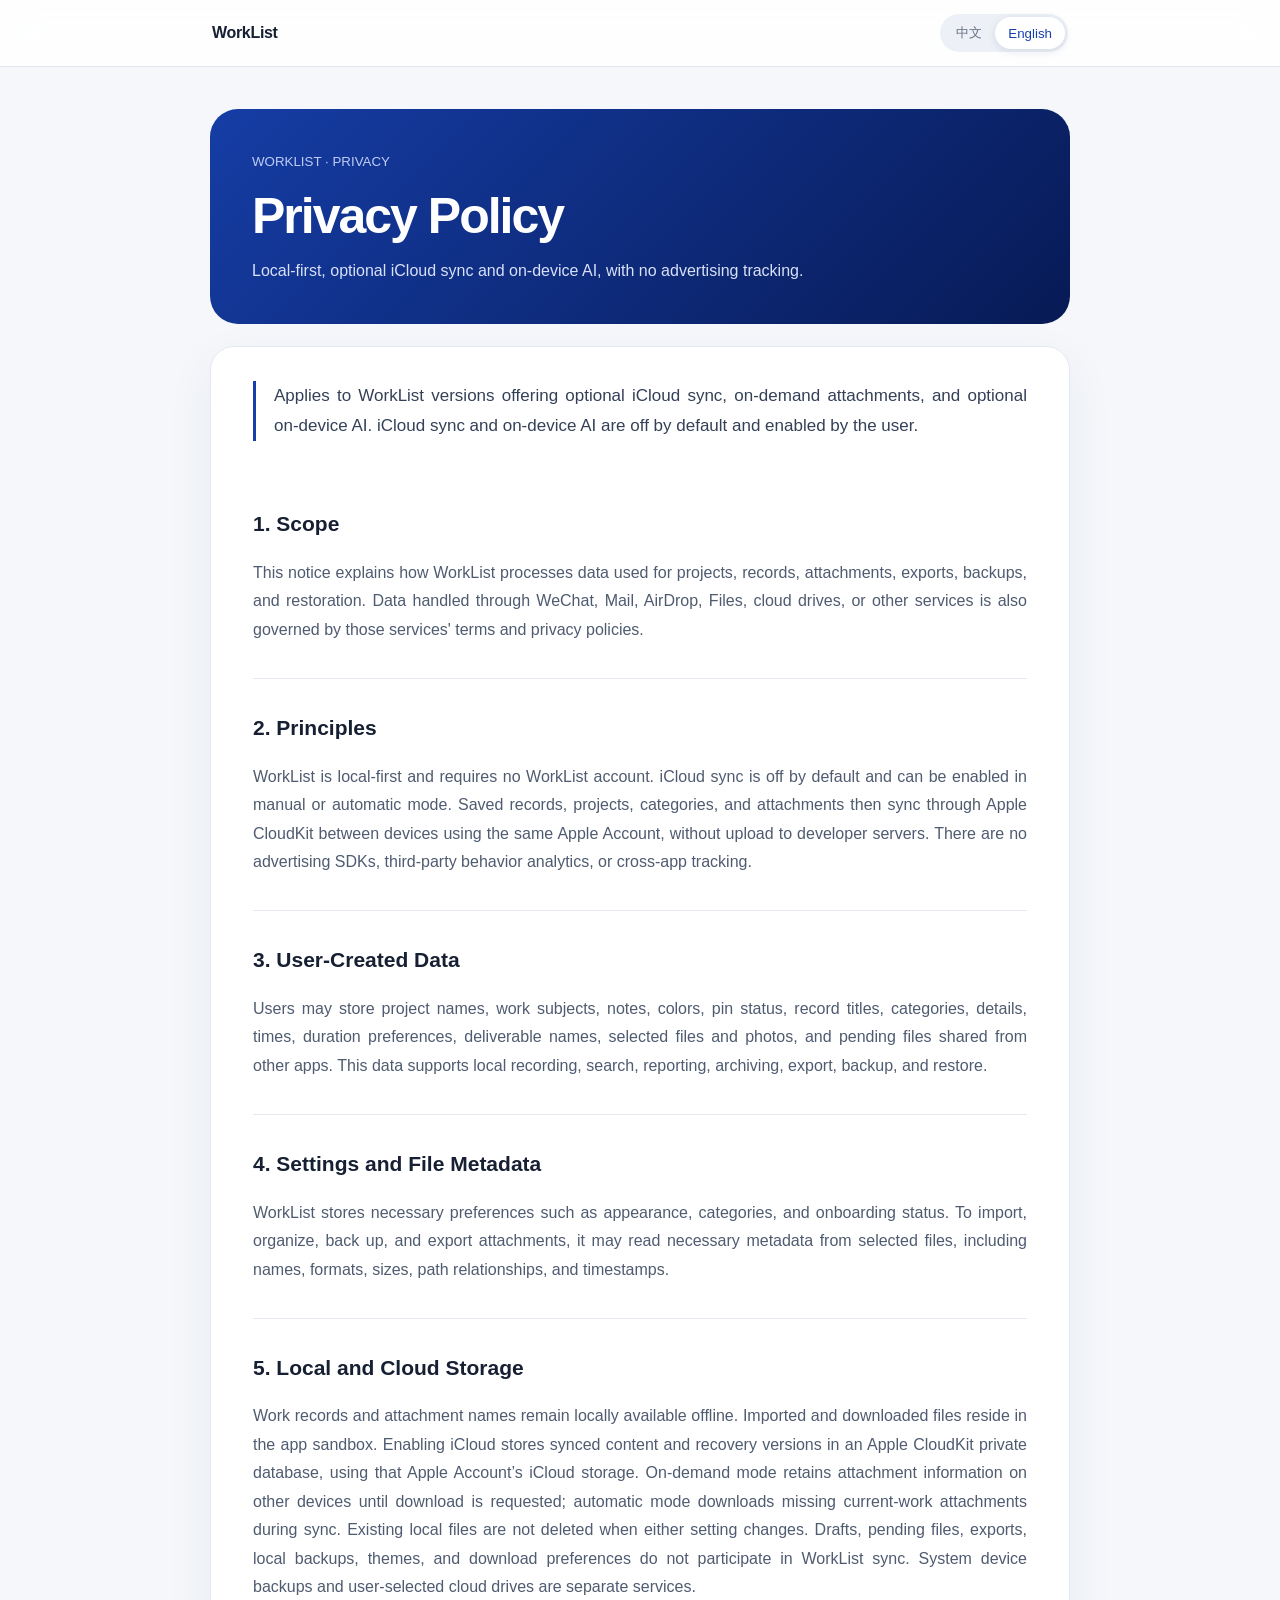
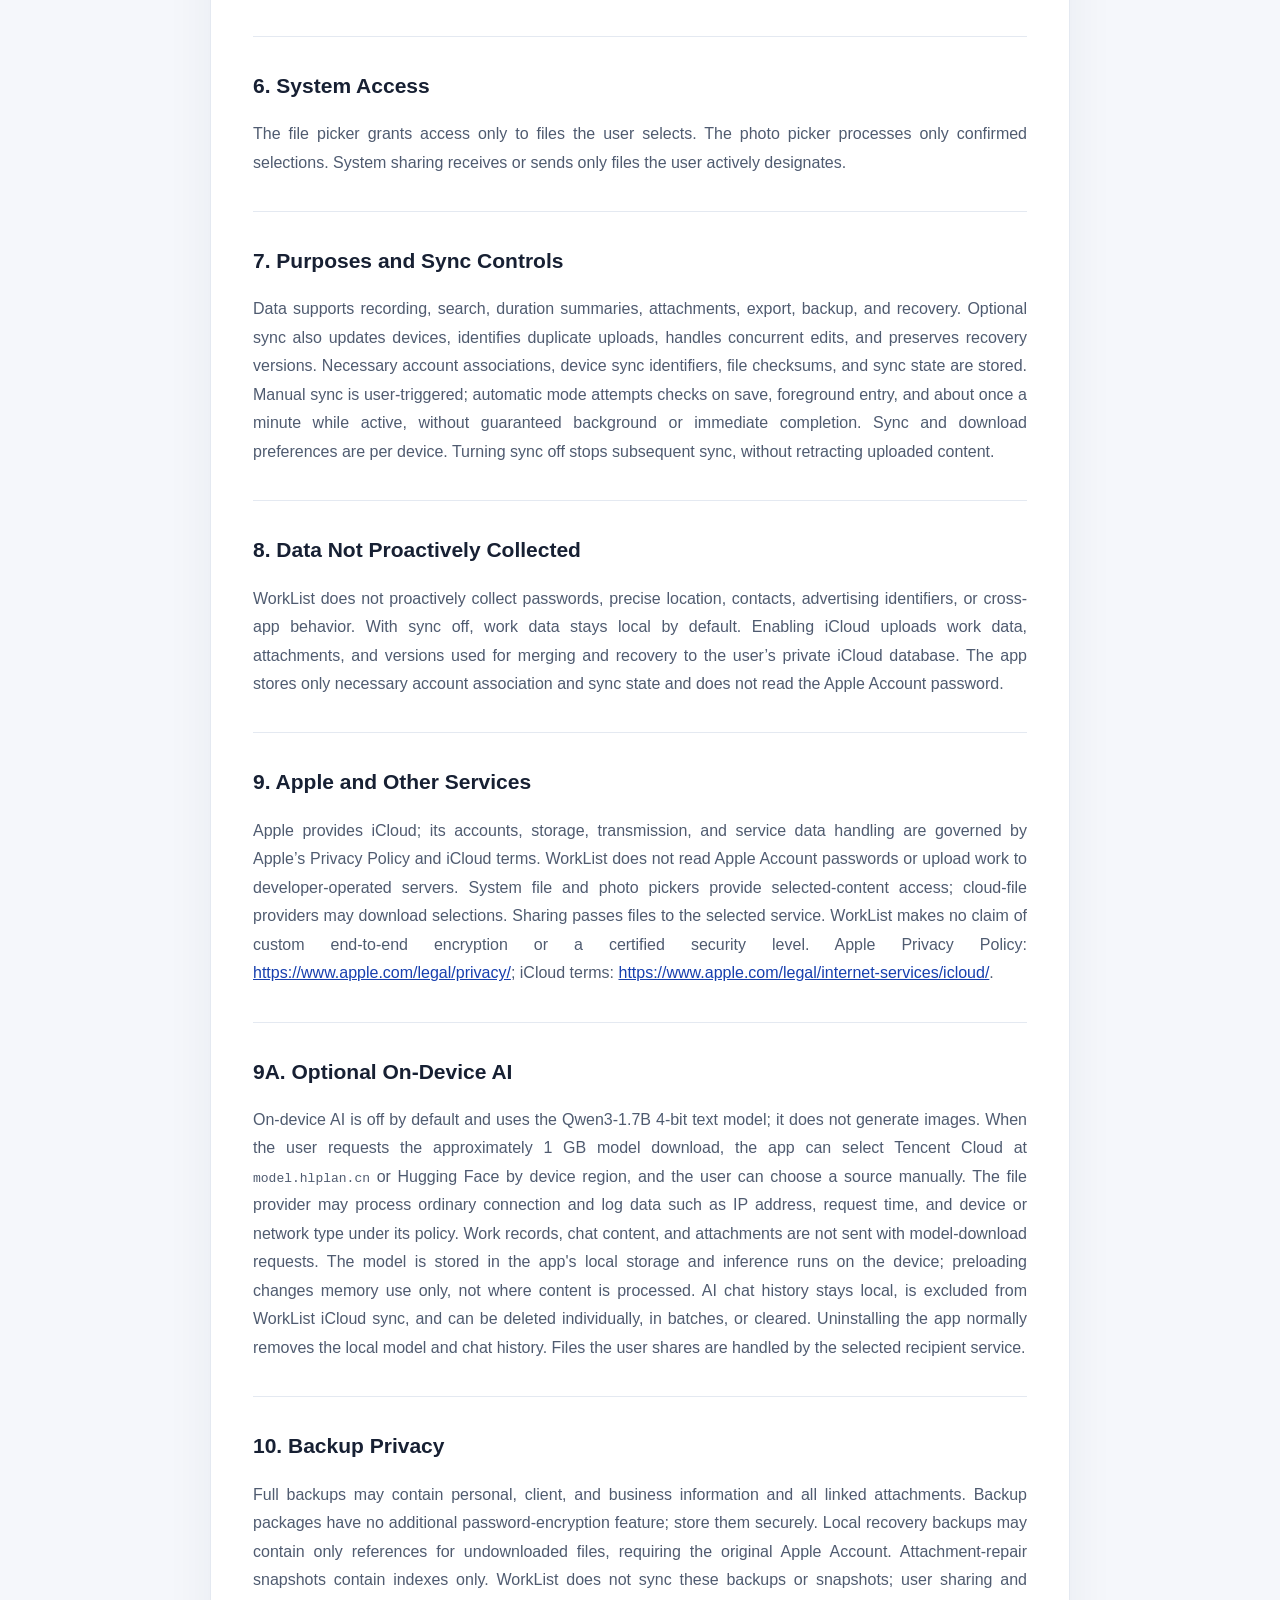
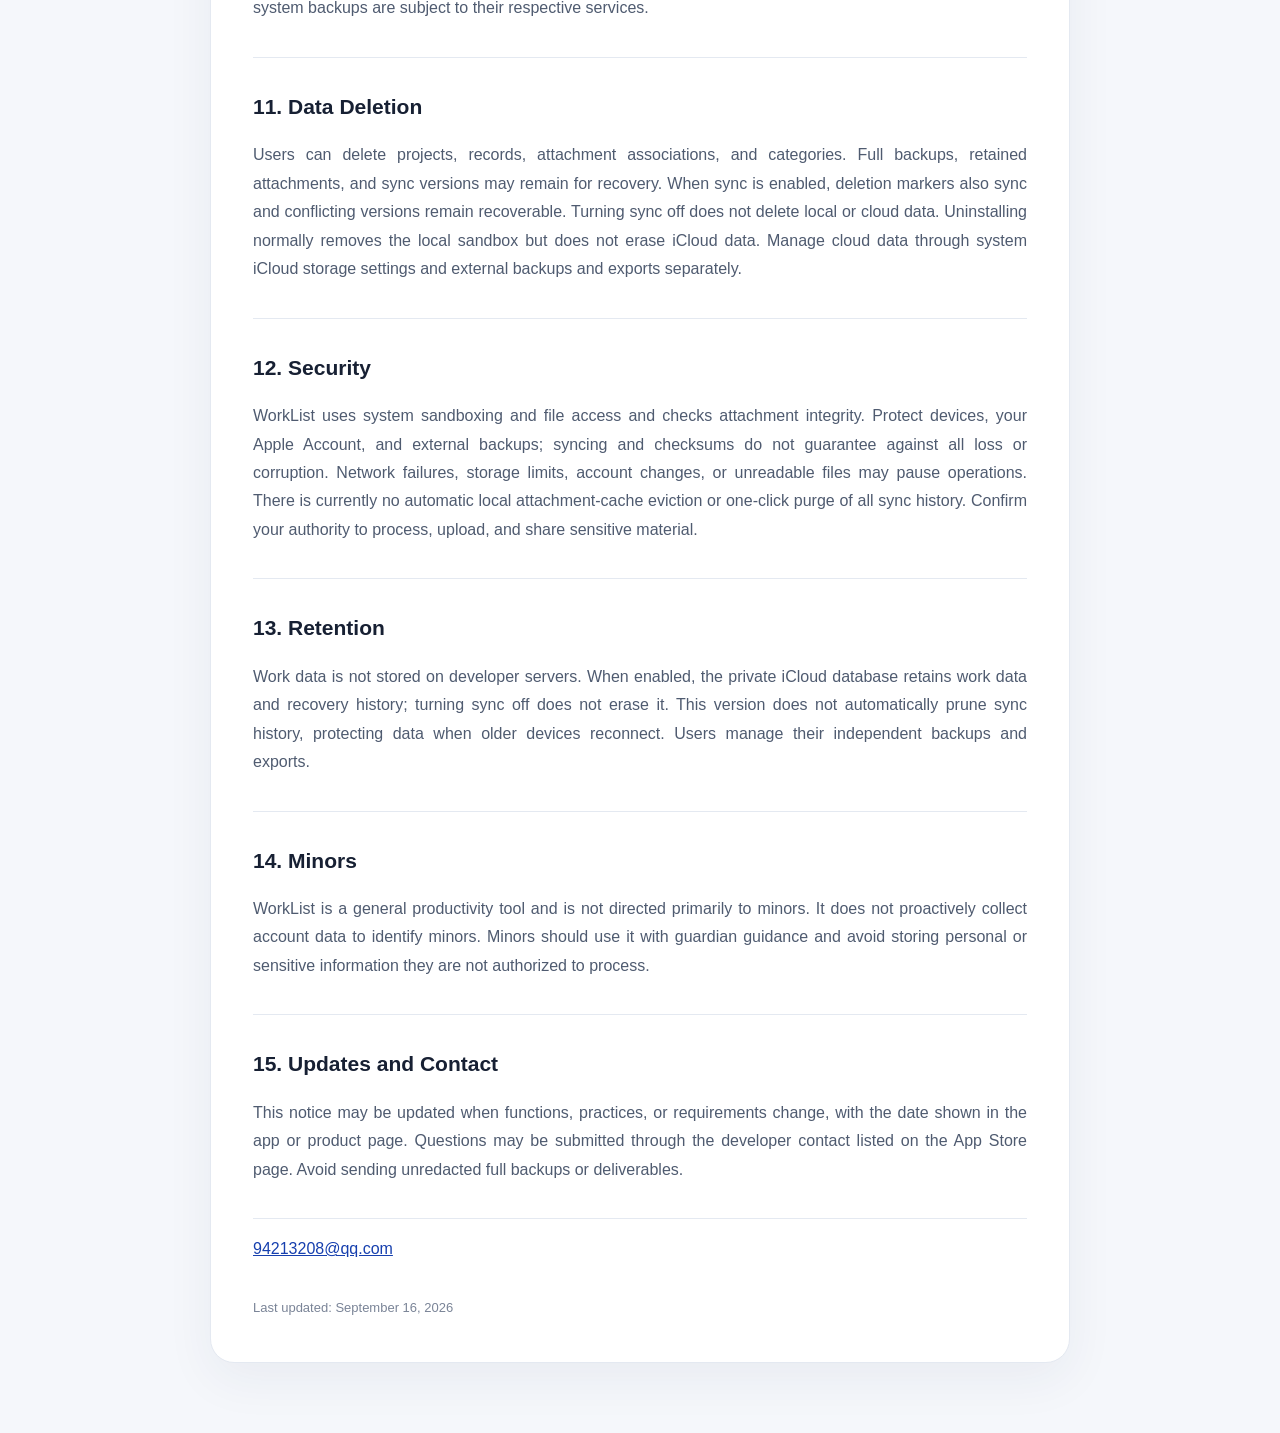
<file: index.html>
<!doctype html>
<html lang="zh-CN"><head>
  <meta charset="utf-8">
  <meta name="viewport" content="width=device-width,initial-scale=1">
  <meta name="theme-color" content="#f5f7fb">
  <title>WorkList 隐私政策 | Privacy Policy</title>
  <meta name="description" content="WorkList 中英文隐私政策。WorkList bilingual Privacy Policy.">
  <style>
    :root{--ink:#172033;--muted:#657086;--line:#e4e9f1;--blue:#163fae;--paper:#f5f7fb;--white:#fff}*{box-sizing:border-box}html{scroll-behavior:smooth}body{margin:0;background:var(--paper);color:var(--ink);font-family:-apple-system,BlinkMacSystemFont,"SF Pro Text","PingFang SC","Microsoft YaHei",sans-serif;line-height:1.78}.topbar{position:sticky;top:0;z-index:2;background:rgba(255,255,255,.88);backdrop-filter:blur(18px);border-bottom:1px solid var(--line)}.topbar-inner{max-width:900px;margin:auto;padding:14px 22px;display:flex;align-items:center;justify-content:space-between}.brand{font-weight:800;letter-spacing:-.02em}.switch{display:flex;background:#edf1f7;padding:3px;border-radius:99px}.switch button{border:0;background:transparent;color:var(--muted);border-radius:99px;padding:7px 13px;cursor:pointer}.switch button.active{background:#fff;color:var(--blue);box-shadow:0 2px 8px rgba(23,49,100,.12)}main{max-width:900px;margin:auto;padding:42px 20px 70px}.hero{padding:38px 42px;background:linear-gradient(135deg,#173fadaf,#071a55),#123995;color:#fff;border-radius:28px;margin-bottom:22px}.hero small{color:#bfcdf5}.hero h1{font-size:clamp(32px,6vw,50px);line-height:1.16;letter-spacing:-.04em;margin:12px 0}.hero p{color:#d9e1f8;margin:0}.panel{background:var(--white);border:1px solid var(--line);border-radius:24px;padding:30px 42px;box-shadow:0 16px 50px rgba(34,52,89,.06)}.panel[hidden]{display:none}.intro{font-size:17px;color:#344057;border-left:3px solid var(--blue);padding-left:18px;margin:4px 0 34px}section{padding:8px 0 18px;border-bottom:1px solid var(--line)}section:last-child{border:0}h2{font-size:21px;margin:22px 0 8px}p,li{color:#4f5b70}ul{padding-left:21px}a{color:var(--blue)}.notice{background:#f1f5ff;border-radius:14px;padding:14px 17px;color:#33466f}.updated{font-size:13px;color:#7a8497;margin-top:32px}@media(max-width:600px){main{padding:24px 14px 50px}.hero,.panel{padding:28px 22px;border-radius:20px}.topbar-inner{padding:12px 16px}}
  p{overflow-wrap:anywhere;text-align:justify}
  </style>
</head>
<body>
  <header class="topbar"><div class="topbar-inner"><div class="brand">WorkList</div><div class="switch" aria-label="Language"><button type="button" data-lang="zh" class="active">中文</button><button type="button" data-lang="en">English</button></div></div></header>
  <main>
    <div class="hero"><small>WORKLIST · PRIVACY</small><h1 id="policy-title">隐私政策</h1><p id="policy-subtitle">本地优先，可选 iCloud 同步与本地 AI，无广告追踪。</p></div>
    <article class="panel" data-panel="zh">
<p class="intro">适用于含可选 iCloud 同步、附件按需下载和可选本地 AI 的 WorkList 版本。iCloud 同步与本地 AI 均默认关闭，由用户主动开启。</p>
<section><h2>1. 说明范围</h2><p>本说明用于解释 WorkList 在用户使用项目管理、工作记录、成果附件、导出、备份和恢复等功能时如何处理数据。用户通过微信、邮件、隔空投送、系统文件、云盘或其他第三方服务处理数据时，还受对应服务的隐私政策与条款约束。</p></section>
<section><h2>2. 基本原则</h2><p>WorkList 采用本地优先设计，不要求注册 WorkList 账户。iCloud 同步默认关闭，用户可在设置中主动选择手动或自动同步。开启后，已保存工作、项目组、分类和附件通过 Apple CloudKit 在同一 Apple 账户的设备间同步；不上传到开发者服务器。不包含广告 SDK、第三方行为统计 SDK 或跨 App 追踪。</p></section>
<section><h2>3. 用户创建的数据</h2><p>用户可保存项目名称、工作对象、备注、标识颜色、置顶状态、工作名称、分类、内容、起止时间、工时设置、成果文件名、主动添加的文件和图片，以及从其他 App 分享的待归档文件。这些数据用于本地记录、搜索、统计、归档、导出、备份和恢复。</p></section>
<section><h2>4. 设置与文件属性</h2><p>WorkList 会保存界面风格、分类和首次使用状态等必要设置。为执行附件导入、整理、备份和导出，App 可能读取用户所选文件的名称、格式、大小、路径关系和文件时间等必要属性。</p></section>
<section><h2>5. 数据存储位置</h2><p>工作记录与附件名称保存在本机，可离线查看。导入或下载的文件保存在 App 沙盒中。开启 iCloud 后，同步内容及用于合并恢复的版本历史存入 Apple CloudKit 私有数据库，占用该 Apple 账户的 iCloud 空间。按需模式在其他设备仅保存附件信息，点击下载后才保存文件；自动下载模式会在同步时下载当前工作缺少的附件。本机已有文件不会因开启同步或改为按需下载而自动删除。草稿、待归档文件、导出文件、本地备份、主题及下载偏好不参与 WorkList 的 iCloud 同步；系统整机备份或用户另存至云盘属于另外的服务。</p></section>
<section><h2>6. 系统权限</h2><p>使用系统文件选择器时，WorkList 仅按系统授权访问用户主动选择的文件；使用照片选择器时，仅处理用户选择并确认导入的图片；通过系统分享时，App 仅接收或传递用户主动指定的文件。</p></section>
<section><h2>7. 数据使用目的</h2><p>数据用于记录、搜索、工时汇总、附件整理、导出、备份和恢复。用户开启同步后，还用于跨设备更新、识别重复上传、处理并行修改和保留恢复版本。App 保存必要的账户关联标识、设备同步标识、文件校验值与同步状态。手动模式由用户触发同步；自动模式在保存、回到前台及前台约每分钟尝试检查，不保证后台或实时完成。每台设备可独立设置同步方式及附件下载方式。关闭同步停止后续同步，不撤回已上传内容。</p></section>
<section><h2>8. 不主动收集的信息</h2><p>WorkList 不主动收集账号密码、精确位置、通讯录、广告标识符或跨 App 行为。关闭同步时，工作数据默认保存在本机。用户开启 iCloud 后，工作数据、附件及用于合并和恢复的版本记录会上传至其 iCloud 私有数据库。App 仅保存必要的账户关联标识和同步状态，不读取 Apple 账户密码。</p></section>
<section><h2>9. 第三方服务</h2><p>iCloud 由 Apple 提供，其账户、存储、传输及服务数据处理受 Apple 隐私政策和 iCloud 条款约束。WorkList 不读取 Apple 账户密码，也不将工作资料上传到开发者自建服务器。系统文件与照片选择器仅授予所选内容的访问；从云盘选文件可能由对应服务联网下载。主动分享到邮件、微信或其他服务时，文件交由所选服务处理。本软件不声明自建端到端加密或特定安全等级。Apple 隐私政策：<a href="https://www.apple.com/legal/privacy/">https://www.apple.com/legal/privacy/</a>；iCloud 条款：<a href="https://www.apple.com/legal/internet-services/icloud/">https://www.apple.com/legal/internet-services/icloud/</a>。</p></section>
<section><h2>9A. 可选本地 AI</h2><p>本地 AI 默认关闭，使用 Qwen3-1.7B 4-bit 文字模型，不具备图像生成能力。用户主动下载约 1 GB 模型文件时，App 可按设备地区选择腾讯云 <code>model.hlplan.cn</code> 或 Hugging Face，用户也可手动指定来源。文件提供方可能依其政策处理 IP 地址、请求时间、设备或网络类型等常规连接与日志信息；工作记录、对话内容和成果附件不会随模型下载请求上传。模型保存在 App 本机存储中，文字推理在设备内完成；预加载只改变内存占用，不改变数据去向。AI 对话记录保存在本机，不参与 WorkList iCloud 同步，可单条、批量删除或清空。卸载 App 通常会删除本机模型和对话记录。用户主动分享生成文件后，接收服务按其政策处理文件。</p></section>
<section><h2>10. 备份与恢复</h2><p>完整备份可能包含个人、客户、商业信息及全部关联附件，备份包没有额外的密码加密功能，应保存到可信且受保护的位置。本机恢复备份可能只保存尚未下载附件的云端引用，依赖原 Apple 账户取回文件；异常附件修复快照仅保存索引。备份与快照保存在本机，不通过 WorkList 同步上传；用户另行分享或系统备份的处理受对应服务规则约束。</p></section>
<section><h2>11. 数据删除</h2><p>用户可删除项目组、工作、附件关联和分类。为支持恢复，本地完整备份、已保留附件和同步版本可能继续存在；开启同步后删除标记也会同步，遇到并行修改会保留版本供恢复。关闭同步不删除本地或云端内容。卸载 App 通常删除本机沙盒，但不等于删除 iCloud 数据；云端数据可通过系统 iCloud 储存空间管理，外部备份和导出副本需单独管理。</p></section>
<section><h2>12. 数据安全</h2><p>WorkList 使用系统沙盒与文件访问机制，并对传输附件进行文件校验。保护设备、Apple 账户和外部备份仍很重要；同步或校验不保证数据永不损坏或丢失。网络中断、空间不足、账户变化及文件不可读可能暂停操作。当前没有自动清理本机附件缓存或一键清空全部同步历史的功能。涉及敏感资料时，请先确认你有权进行本地处理、云端存储和分享。</p></section>
<section><h2>13. 保留期限</h2><p>工作数据不保存在开发者服务器。开启同步后，iCloud 私有数据库会保留工作数据及恢复历史，关闭同步不会自动清空。为避免历史设备重新连接造成数据损失，当前版本不会自动清理同步版本历史。独立备份与导出文件由用户自行保管和管理。</p></section>
<section><h2>14. 未成年人</h2><p>WorkList 是通用工作效率工具，不以未成年人为主要服务对象，也不主动收集用于识别未成年人的账号信息。未成年人如需使用，应在监护人指导下进行，并避免保存无权处理的个人信息或敏感资料。</p></section>
<section><h2>15. 更新与联系</h2><p>如功能、数据处理方式或适用要求发生变化，本说明可能更新，并在 App、产品页面或其他适当位置公布更新日期。如有疑问，请通过 App Store 产品页面公布的开发者联系方式反馈，并避免直接发送未脱敏的完整备份或成果附件。</p></section>
<p><a href="mailto:94213208@qq.com">94213208@qq.com</a></p>
<p class="updated">更新日期：2026年9月16日</p>
</article>
    <article class="panel" data-panel="en" hidden="">
<p class="intro">Applies to WorkList versions offering optional iCloud sync, on-demand attachments, and optional on-device AI. iCloud sync and on-device AI are off by default and enabled by the user.</p>
<section><h2>1. Scope</h2><p>This notice explains how WorkList processes data used for projects, records, attachments, exports, backups, and restoration. Data handled through WeChat, Mail, AirDrop, Files, cloud drives, or other services is also governed by those services' terms and privacy policies.</p></section>
<section><h2>2. Principles</h2><p>WorkList is local-first and requires no WorkList account. iCloud sync is off by default and can be enabled in manual or automatic mode. Saved records, projects, categories, and attachments then sync through Apple CloudKit between devices using the same Apple Account, without upload to developer servers. There are no advertising SDKs, third-party behavior analytics, or cross-app tracking.</p></section>
<section><h2>3. User-Created Data</h2><p>Users may store project names, work subjects, notes, colors, pin status, record titles, categories, details, times, duration preferences, deliverable names, selected files and photos, and pending files shared from other apps. This data supports local recording, search, reporting, archiving, export, backup, and restore.</p></section>
<section><h2>4. Settings and File Metadata</h2><p>WorkList stores necessary preferences such as appearance, categories, and onboarding status. To import, organize, back up, and export attachments, it may read necessary metadata from selected files, including names, formats, sizes, path relationships, and timestamps.</p></section>
<section><h2>5. Local and Cloud Storage</h2><p>Work records and attachment names remain locally available offline. Imported and downloaded files reside in the app sandbox. Enabling iCloud stores synced content and recovery versions in an Apple CloudKit private database, using that Apple Account’s iCloud storage. On-demand mode retains attachment information on other devices until download is requested; automatic mode downloads missing current-work attachments during sync. Existing local files are not deleted when either setting changes. Drafts, pending files, exports, local backups, themes, and download preferences do not participate in WorkList sync. System device backups and user-selected cloud drives are separate services.</p></section>
<section><h2>6. System Access</h2><p>The file picker grants access only to files the user selects. The photo picker processes only confirmed selections. System sharing receives or sends only files the user actively designates.</p></section>
<section><h2>7. Purposes and Sync Controls</h2><p>Data supports recording, search, duration summaries, attachments, export, backup, and recovery. Optional sync also updates devices, identifies duplicate uploads, handles concurrent edits, and preserves recovery versions. Necessary account associations, device sync identifiers, file checksums, and sync state are stored. Manual sync is user-triggered; automatic mode attempts checks on save, foreground entry, and about once a minute while active, without guaranteed background or immediate completion. Sync and download preferences are per device. Turning sync off stops subsequent sync, without retracting uploaded content.</p></section>
<section><h2>8. Data Not Proactively Collected</h2><p>WorkList does not proactively collect passwords, precise location, contacts, advertising identifiers, or cross-app behavior. With sync off, work data stays local by default. Enabling iCloud uploads work data, attachments, and versions used for merging and recovery to the user’s private iCloud database. The app stores only necessary account association and sync state and does not read the Apple Account password.</p></section>
<section><h2>9. Apple and Other Services</h2><p>Apple provides iCloud; its accounts, storage, transmission, and service data handling are governed by Apple’s Privacy Policy and iCloud terms. WorkList does not read Apple Account passwords or upload work to developer-operated servers. System file and photo pickers provide selected-content access; cloud-file providers may download selections. Sharing passes files to the selected service. WorkList makes no claim of custom end-to-end encryption or a certified security level. Apple Privacy Policy: <a href="https://www.apple.com/legal/privacy/">https://www.apple.com/legal/privacy/</a>; iCloud terms: <a href="https://www.apple.com/legal/internet-services/icloud/">https://www.apple.com/legal/internet-services/icloud/</a>.</p></section>
<section><h2>9A. Optional On-Device AI</h2><p>On-device AI is off by default and uses the Qwen3-1.7B 4-bit text model; it does not generate images. When the user requests the approximately 1 GB model download, the app can select Tencent Cloud at <code>model.hlplan.cn</code> or Hugging Face by device region, and the user can choose a source manually. The file provider may process ordinary connection and log data such as IP address, request time, and device or network type under its policy. Work records, chat content, and attachments are not sent with model-download requests. The model is stored in the app's local storage and inference runs on the device; preloading changes memory use only, not where content is processed. AI chat history stays local, is excluded from WorkList iCloud sync, and can be deleted individually, in batches, or cleared. Uninstalling the app normally removes the local model and chat history. Files the user shares are handled by the selected recipient service.</p></section>
<section><h2>10. Backup Privacy</h2><p>Full backups may contain personal, client, and business information and all linked attachments. Backup packages have no additional password-encryption feature; store them securely. Local recovery backups may contain only references for undownloaded files, requiring the original Apple Account. Attachment-repair snapshots contain indexes only. WorkList does not sync these backups or snapshots; user sharing and system backups are subject to their respective services.</p></section>
<section><h2>11. Data Deletion</h2><p>Users can delete projects, records, attachment associations, and categories. Full backups, retained attachments, and sync versions may remain for recovery. When sync is enabled, deletion markers also sync and conflicting versions remain recoverable. Turning sync off does not delete local or cloud data. Uninstalling normally removes the local sandbox but does not erase iCloud data. Manage cloud data through system iCloud storage settings and external backups and exports separately.</p></section>
<section><h2>12. Security</h2><p>WorkList uses system sandboxing and file access and checks attachment integrity. Protect devices, your Apple Account, and external backups; syncing and checksums do not guarantee against all loss or corruption. Network failures, storage limits, account changes, or unreadable files may pause operations. There is currently no automatic local attachment-cache eviction or one-click purge of all sync history. Confirm your authority to process, upload, and share sensitive material.</p></section>
<section><h2>13. Retention</h2><p>Work data is not stored on developer servers. When enabled, the private iCloud database retains work data and recovery history; turning sync off does not erase it. This version does not automatically prune sync history, protecting data when older devices reconnect. Users manage their independent backups and exports.</p></section>
<section><h2>14. Minors</h2><p>WorkList is a general productivity tool and is not directed primarily to minors. It does not proactively collect account data to identify minors. Minors should use it with guardian guidance and avoid storing personal or sensitive information they are not authorized to process.</p></section>
<section><h2>15. Updates and Contact</h2><p>This notice may be updated when functions, practices, or requirements change, with the date shown in the app or product page. Questions may be submitted through the developer contact listed on the App Store page. Avoid sending unredacted full backups or deliverables.</p></section>
<p><a href="mailto:94213208@qq.com">94213208@qq.com</a></p>
<p class="updated">Last updated: September 16, 2026</p>
</article>
  </main>
  <script>
    const copy={zh:{title:'隐私政策',subtitle:'本地优先，可选 iCloud 同步与本地 AI，无广告追踪。'},en:{title:'Privacy Policy',subtitle:'Local-first, optional iCloud sync and on-device AI, with no advertising tracking.'}};const buttons=document.querySelectorAll('[data-lang]');const panels=document.querySelectorAll('[data-panel]');function setLanguage(language){document.documentElement.lang=language==='en'?'en':'zh-CN';document.querySelector('#policy-title').textContent=copy[language].title;document.querySelector('#policy-subtitle').textContent=copy[language].subtitle;buttons.forEach(button=>button.classList.toggle('active',button.dataset.lang===language));panels.forEach(panel=>panel.hidden=panel.dataset.panel!==language);localStorage.setItem('worklist-policy-language',language)}buttons.forEach(button=>button.addEventListener('click',()=>setLanguage(button.dataset.lang)));const saved=localStorage.getItem('worklist-policy-language');setLanguage(saved==='zh'||saved==='en'?saved:(navigator.language.toLowerCase().startsWith('zh')?'zh':'en'));
  </script>


</body></html>
</file>
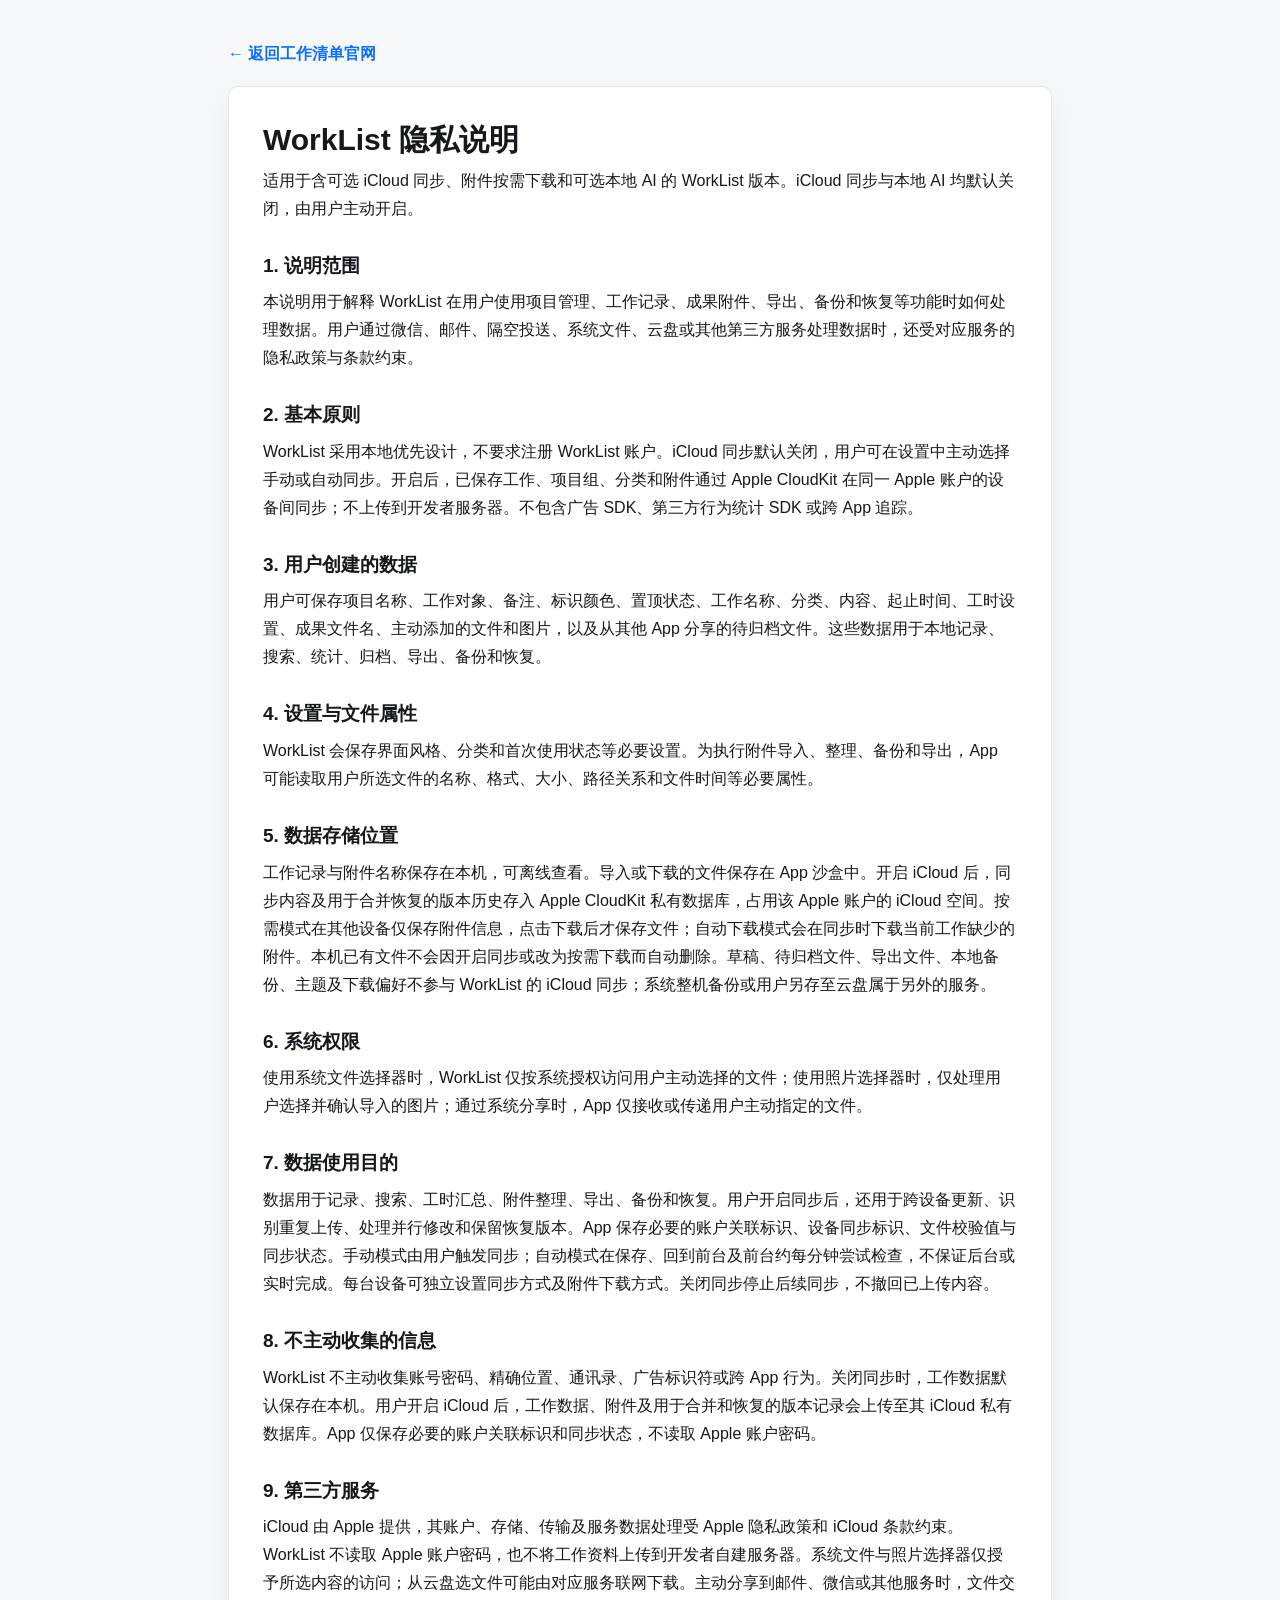
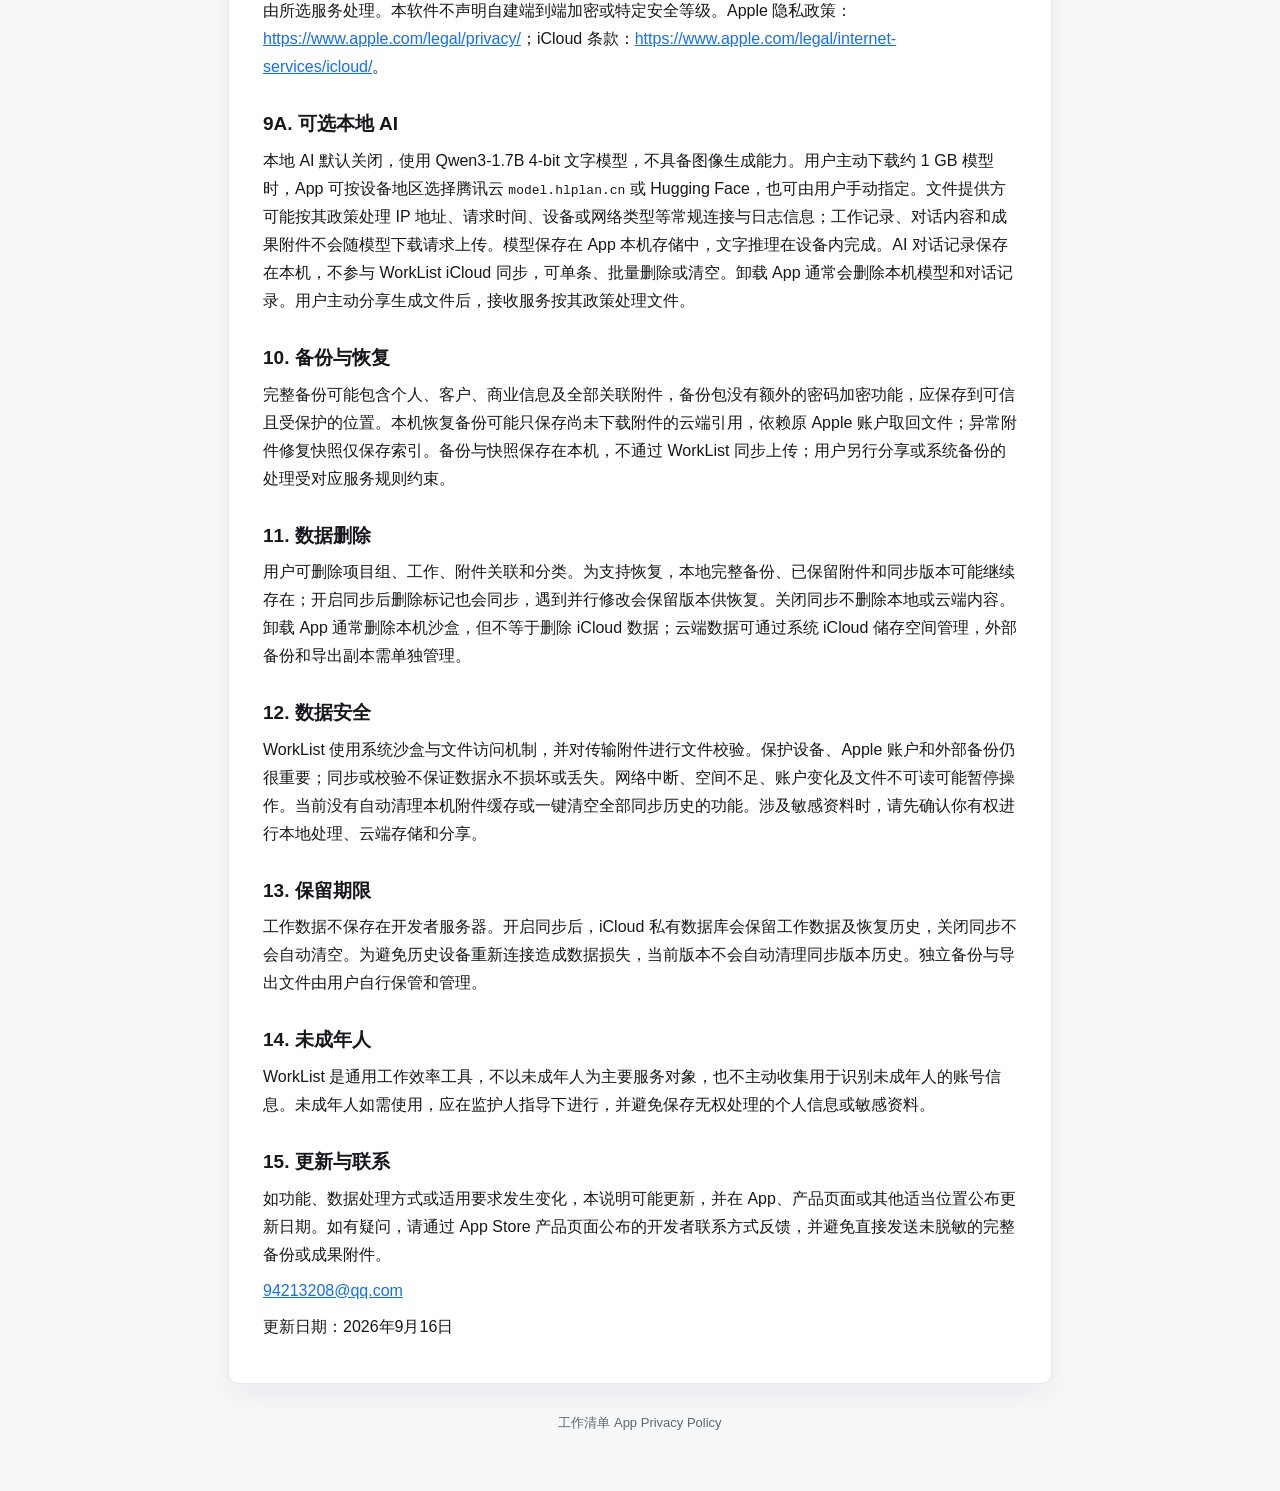
<file: privacy/index.html>
<!doctype html>
<html lang="zh-CN"><head>
  <meta charset="utf-8">
  <meta name="viewport" content="width=device-width, initial-scale=1">
  <title>工作清单隐私政策｜WorkList</title>
  <meta name="description" content="工作清单 App 隐私政策">
  <style>
    :root {
      color-scheme: light;
      --bg: #f7f8fa;
      --card: #ffffff;
      --text: #16181d;
      --muted: #5f6673;
      --border: #e4e7ec;
      --accent: #0f6fff;
    }

    * {
      box-sizing: border-box;
    }

    body {
      margin: 0;
      background: var(--bg);
      color: var(--text);
      font-family: -apple-system, BlinkMacSystemFont, "Segoe UI", "PingFang SC", "Hiragino Sans GB", "Microsoft YaHei", sans-serif;
      line-height: 1.75;
    }

    .back { display:inline-flex; margin-bottom:18px; text-decoration:none; font-weight:600; }
    main {
      max-width: 860px;
      margin: 0 auto;
      padding: 40px 18px 56px;
    }

    article {
      background: var(--card);
      border: 1px solid var(--border);
      border-radius: 10px;
      padding: 34px;
      box-shadow: 0 12px 32px rgba(18, 24, 40, 0.06);
    }

    h1 {
      margin: 0 0 8px;
      font-size: 30px;
      line-height: 1.25;
    }

    h2 {
      margin: 30px 0 10px;
      font-size: 19px;
      line-height: 1.35;
    }

    p {
      margin: 8px 0;
    }

    ul {
      margin: 8px 0 0;
      padding-left: 22px;
    }

    li {
      margin: 4px 0;
    }

    .meta {
      margin-bottom: 24px;
      color: var(--muted);
      font-size: 14px;
    }

    .summary {
      padding: 14px 16px;
      background: #eef5ff;
      border: 1px solid #d8e8ff;
      border-radius: 8px;
      color: #12335f;
    }

    a {
      color: var(--accent);
    }

    footer {
      margin-top: 28px;
      color: var(--muted);
      font-size: 13px;
      text-align: center;
    }

    @media (max-width: 640px) {
      main {
        padding: 18px 12px 36px;
      }

      article {
        padding: 22px;
      }

      h1 {
        font-size: 25px;
      }
    }
  </style>
</head>
<body>
  <main>
    <a class="back" href="../">← 返回工作清单官网</a>
    <article><h1>WorkList 隐私说明</h1>
<p class="intro">适用于含可选 iCloud 同步、附件按需下载和可选本地 AI 的 WorkList 版本。iCloud 同步与本地 AI 均默认关闭，由用户主动开启。</p>
<section><h2>1. 说明范围</h2><p>本说明用于解释 WorkList 在用户使用项目管理、工作记录、成果附件、导出、备份和恢复等功能时如何处理数据。用户通过微信、邮件、隔空投送、系统文件、云盘或其他第三方服务处理数据时，还受对应服务的隐私政策与条款约束。</p></section>
<section><h2>2. 基本原则</h2><p>WorkList 采用本地优先设计，不要求注册 WorkList 账户。iCloud 同步默认关闭，用户可在设置中主动选择手动或自动同步。开启后，已保存工作、项目组、分类和附件通过 Apple CloudKit 在同一 Apple 账户的设备间同步；不上传到开发者服务器。不包含广告 SDK、第三方行为统计 SDK 或跨 App 追踪。</p></section>
<section><h2>3. 用户创建的数据</h2><p>用户可保存项目名称、工作对象、备注、标识颜色、置顶状态、工作名称、分类、内容、起止时间、工时设置、成果文件名、主动添加的文件和图片，以及从其他 App 分享的待归档文件。这些数据用于本地记录、搜索、统计、归档、导出、备份和恢复。</p></section>
<section><h2>4. 设置与文件属性</h2><p>WorkList 会保存界面风格、分类和首次使用状态等必要设置。为执行附件导入、整理、备份和导出，App 可能读取用户所选文件的名称、格式、大小、路径关系和文件时间等必要属性。</p></section>
<section><h2>5. 数据存储位置</h2><p>工作记录与附件名称保存在本机，可离线查看。导入或下载的文件保存在 App 沙盒中。开启 iCloud 后，同步内容及用于合并恢复的版本历史存入 Apple CloudKit 私有数据库，占用该 Apple 账户的 iCloud 空间。按需模式在其他设备仅保存附件信息，点击下载后才保存文件；自动下载模式会在同步时下载当前工作缺少的附件。本机已有文件不会因开启同步或改为按需下载而自动删除。草稿、待归档文件、导出文件、本地备份、主题及下载偏好不参与 WorkList 的 iCloud 同步；系统整机备份或用户另存至云盘属于另外的服务。</p></section>
<section><h2>6. 系统权限</h2><p>使用系统文件选择器时，WorkList 仅按系统授权访问用户主动选择的文件；使用照片选择器时，仅处理用户选择并确认导入的图片；通过系统分享时，App 仅接收或传递用户主动指定的文件。</p></section>
<section><h2>7. 数据使用目的</h2><p>数据用于记录、搜索、工时汇总、附件整理、导出、备份和恢复。用户开启同步后，还用于跨设备更新、识别重复上传、处理并行修改和保留恢复版本。App 保存必要的账户关联标识、设备同步标识、文件校验值与同步状态。手动模式由用户触发同步；自动模式在保存、回到前台及前台约每分钟尝试检查，不保证后台或实时完成。每台设备可独立设置同步方式及附件下载方式。关闭同步停止后续同步，不撤回已上传内容。</p></section>
<section><h2>8. 不主动收集的信息</h2><p>WorkList 不主动收集账号密码、精确位置、通讯录、广告标识符或跨 App 行为。关闭同步时，工作数据默认保存在本机。用户开启 iCloud 后，工作数据、附件及用于合并和恢复的版本记录会上传至其 iCloud 私有数据库。App 仅保存必要的账户关联标识和同步状态，不读取 Apple 账户密码。</p></section>
<section><h2>9. 第三方服务</h2><p>iCloud 由 Apple 提供，其账户、存储、传输及服务数据处理受 Apple 隐私政策和 iCloud 条款约束。WorkList 不读取 Apple 账户密码，也不将工作资料上传到开发者自建服务器。系统文件与照片选择器仅授予所选内容的访问；从云盘选文件可能由对应服务联网下载。主动分享到邮件、微信或其他服务时，文件交由所选服务处理。本软件不声明自建端到端加密或特定安全等级。Apple 隐私政策：<a href="https://www.apple.com/legal/privacy/">https://www.apple.com/legal/privacy/</a>；iCloud 条款：<a href="https://www.apple.com/legal/internet-services/icloud/">https://www.apple.com/legal/internet-services/icloud/</a>。</p></section>
<section><h2>9A. 可选本地 AI</h2><p>本地 AI 默认关闭，使用 Qwen3-1.7B 4-bit 文字模型，不具备图像生成能力。用户主动下载约 1 GB 模型时，App 可按设备地区选择腾讯云 <code>model.hlplan.cn</code> 或 Hugging Face，也可由用户手动指定。文件提供方可能按其政策处理 IP 地址、请求时间、设备或网络类型等常规连接与日志信息；工作记录、对话内容和成果附件不会随模型下载请求上传。模型保存在 App 本机存储中，文字推理在设备内完成。AI 对话记录保存在本机，不参与 WorkList iCloud 同步，可单条、批量删除或清空。卸载 App 通常会删除本机模型和对话记录。用户主动分享生成文件后，接收服务按其政策处理文件。</p></section>
<section><h2>10. 备份与恢复</h2><p>完整备份可能包含个人、客户、商业信息及全部关联附件，备份包没有额外的密码加密功能，应保存到可信且受保护的位置。本机恢复备份可能只保存尚未下载附件的云端引用，依赖原 Apple 账户取回文件；异常附件修复快照仅保存索引。备份与快照保存在本机，不通过 WorkList 同步上传；用户另行分享或系统备份的处理受对应服务规则约束。</p></section>
<section><h2>11. 数据删除</h2><p>用户可删除项目组、工作、附件关联和分类。为支持恢复，本地完整备份、已保留附件和同步版本可能继续存在；开启同步后删除标记也会同步，遇到并行修改会保留版本供恢复。关闭同步不删除本地或云端内容。卸载 App 通常删除本机沙盒，但不等于删除 iCloud 数据；云端数据可通过系统 iCloud 储存空间管理，外部备份和导出副本需单独管理。</p></section>
<section><h2>12. 数据安全</h2><p>WorkList 使用系统沙盒与文件访问机制，并对传输附件进行文件校验。保护设备、Apple 账户和外部备份仍很重要；同步或校验不保证数据永不损坏或丢失。网络中断、空间不足、账户变化及文件不可读可能暂停操作。当前没有自动清理本机附件缓存或一键清空全部同步历史的功能。涉及敏感资料时，请先确认你有权进行本地处理、云端存储和分享。</p></section>
<section><h2>13. 保留期限</h2><p>工作数据不保存在开发者服务器。开启同步后，iCloud 私有数据库会保留工作数据及恢复历史，关闭同步不会自动清空。为避免历史设备重新连接造成数据损失，当前版本不会自动清理同步版本历史。独立备份与导出文件由用户自行保管和管理。</p></section>
<section><h2>14. 未成年人</h2><p>WorkList 是通用工作效率工具，不以未成年人为主要服务对象，也不主动收集用于识别未成年人的账号信息。未成年人如需使用，应在监护人指导下进行，并避免保存无权处理的个人信息或敏感资料。</p></section>
<section><h2>15. 更新与联系</h2><p>如功能、数据处理方式或适用要求发生变化，本说明可能更新，并在 App、产品页面或其他适当位置公布更新日期。如有疑问，请通过 App Store 产品页面公布的开发者联系方式反馈，并避免直接发送未脱敏的完整备份或成果附件。</p></section>
<p><a href="mailto:94213208@qq.com">94213208@qq.com</a></p>
<p class="updated">更新日期：2026年9月16日</p>
</article>

    <footer>
      工作清单 App Privacy Policy
    </footer>
  </main>


</body></html>
</file>
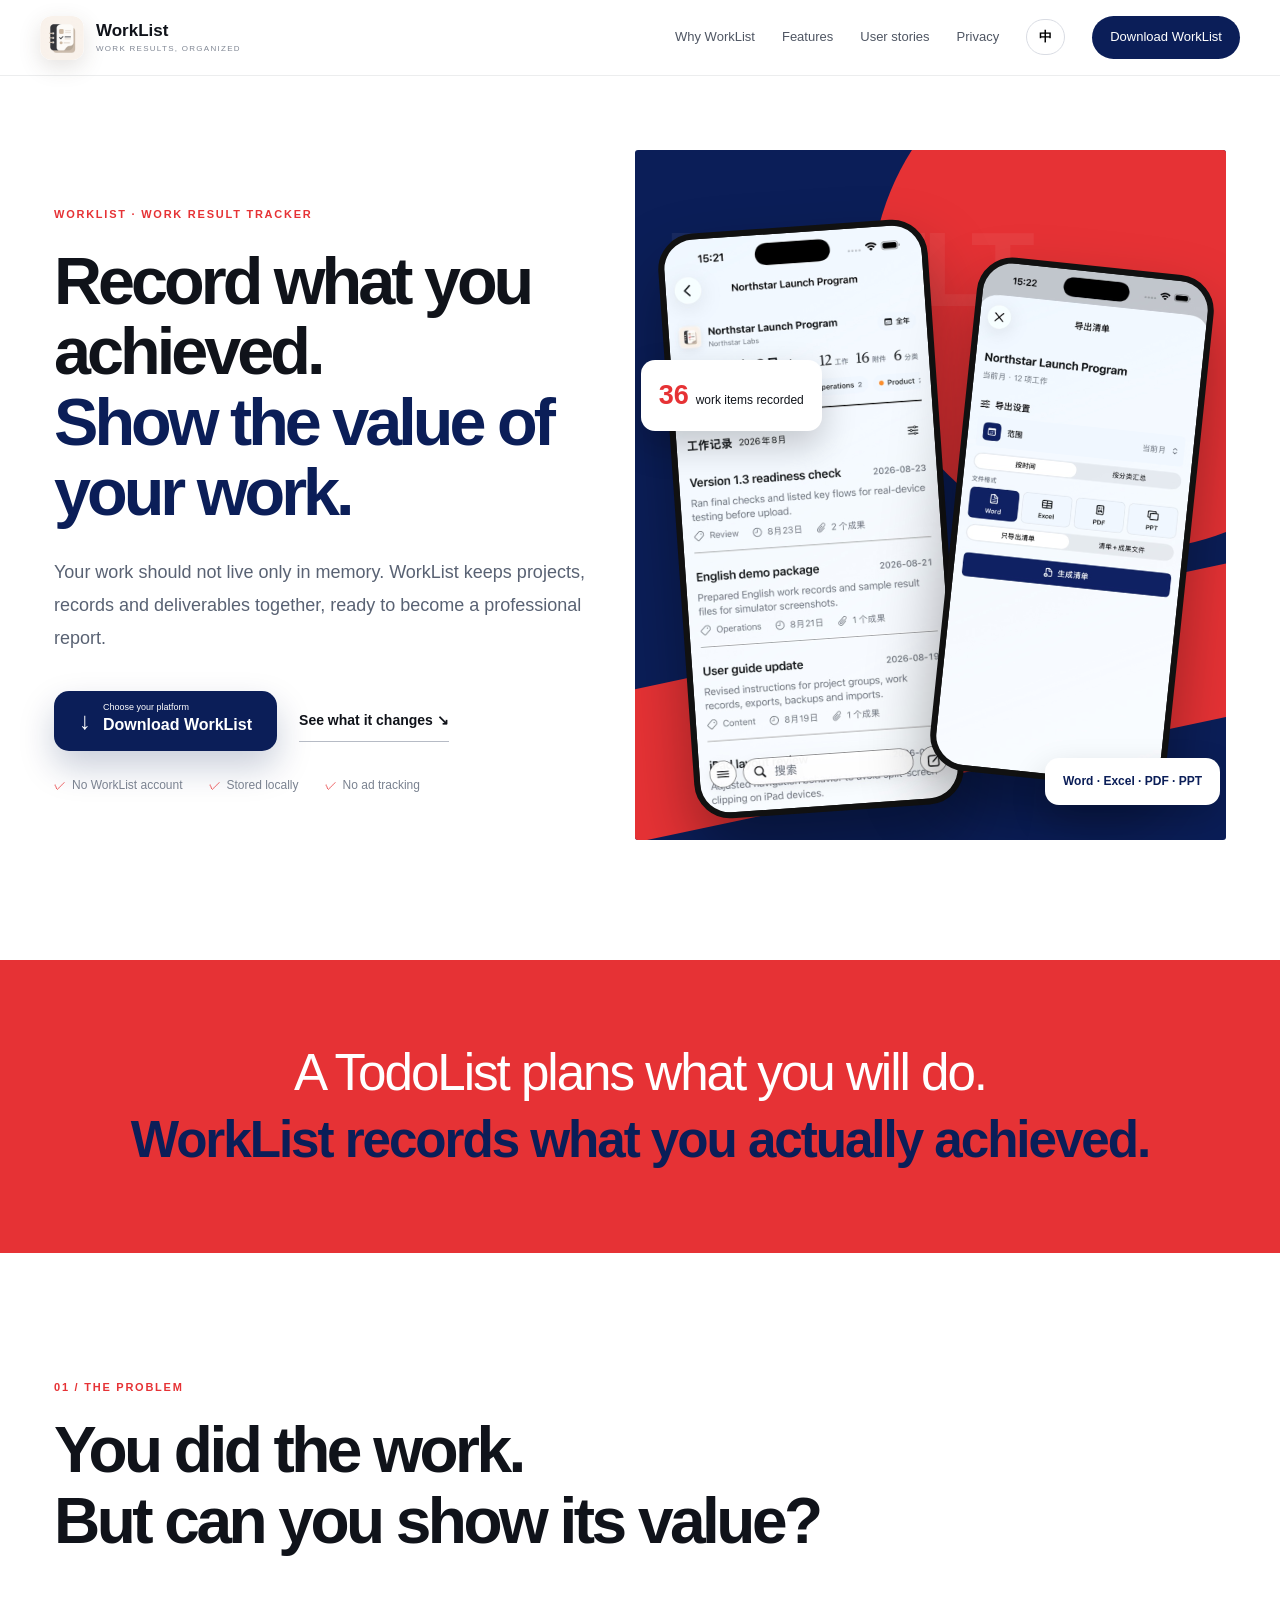
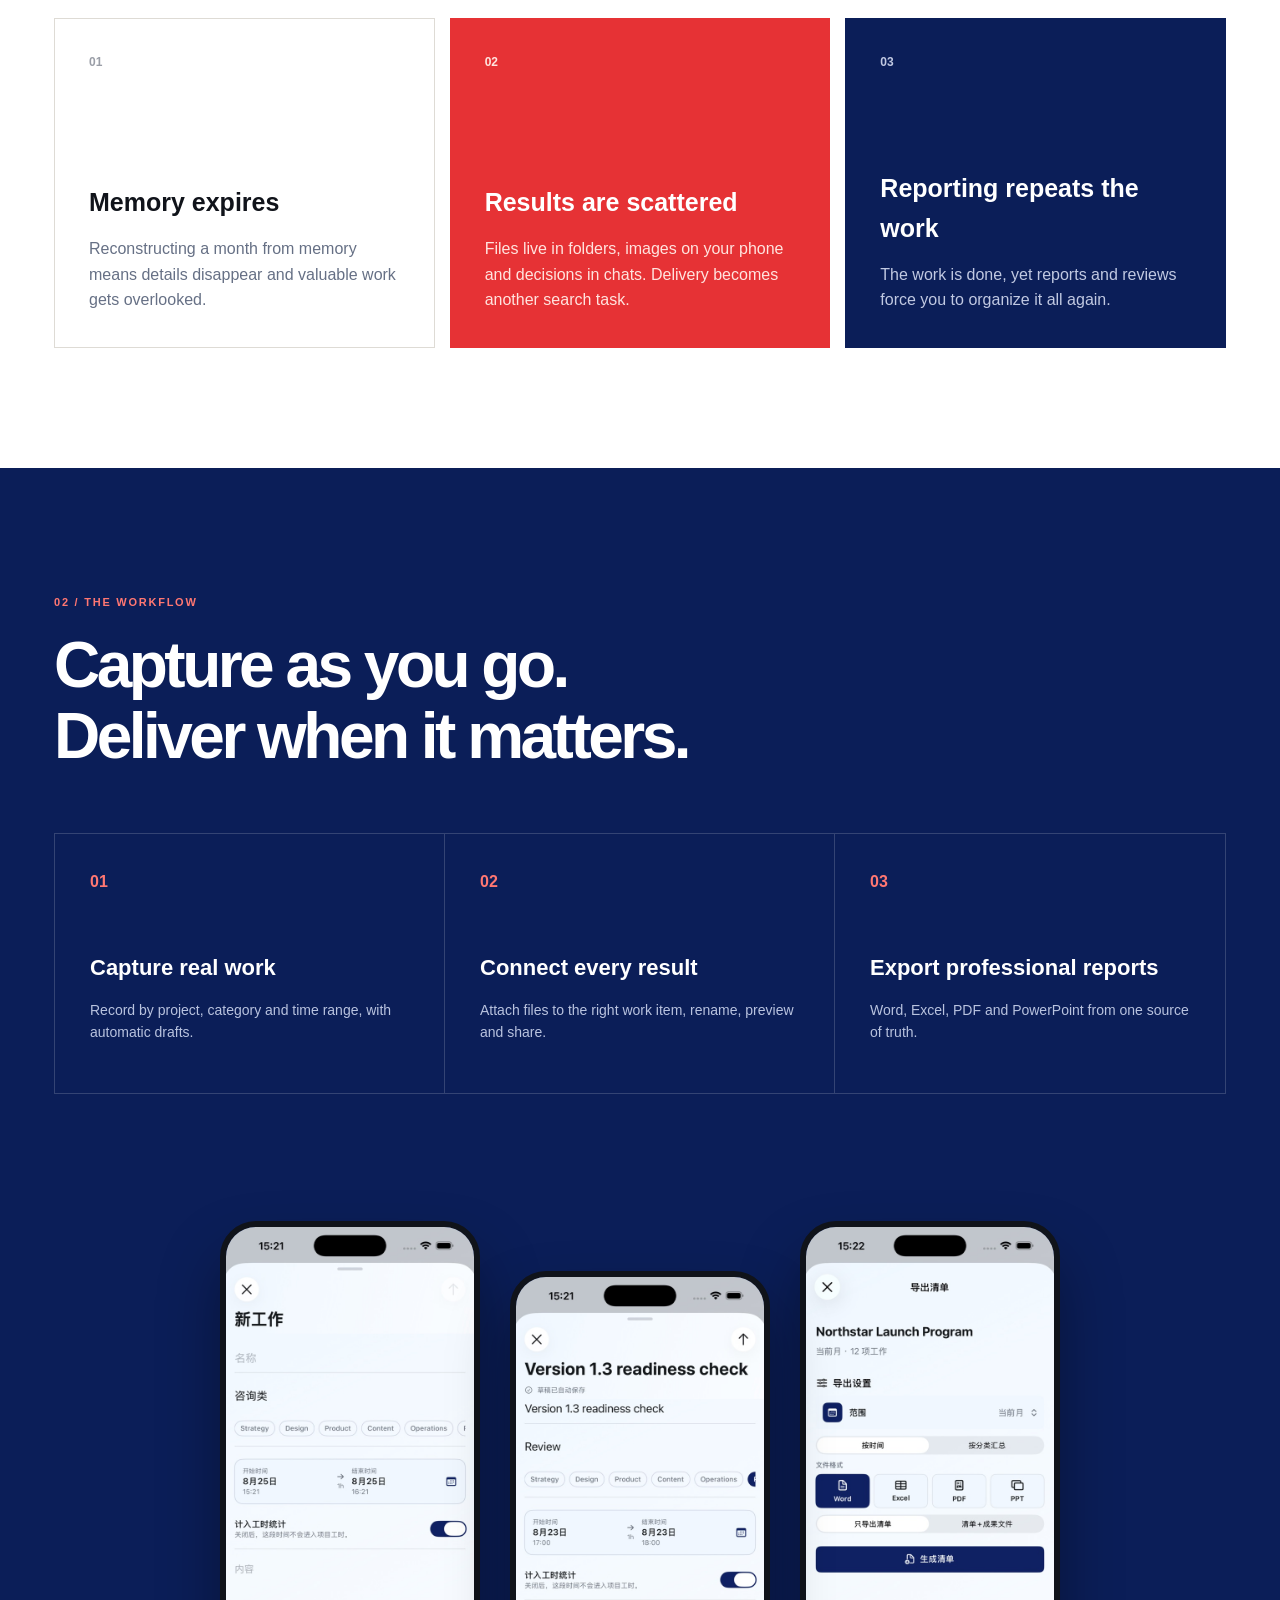
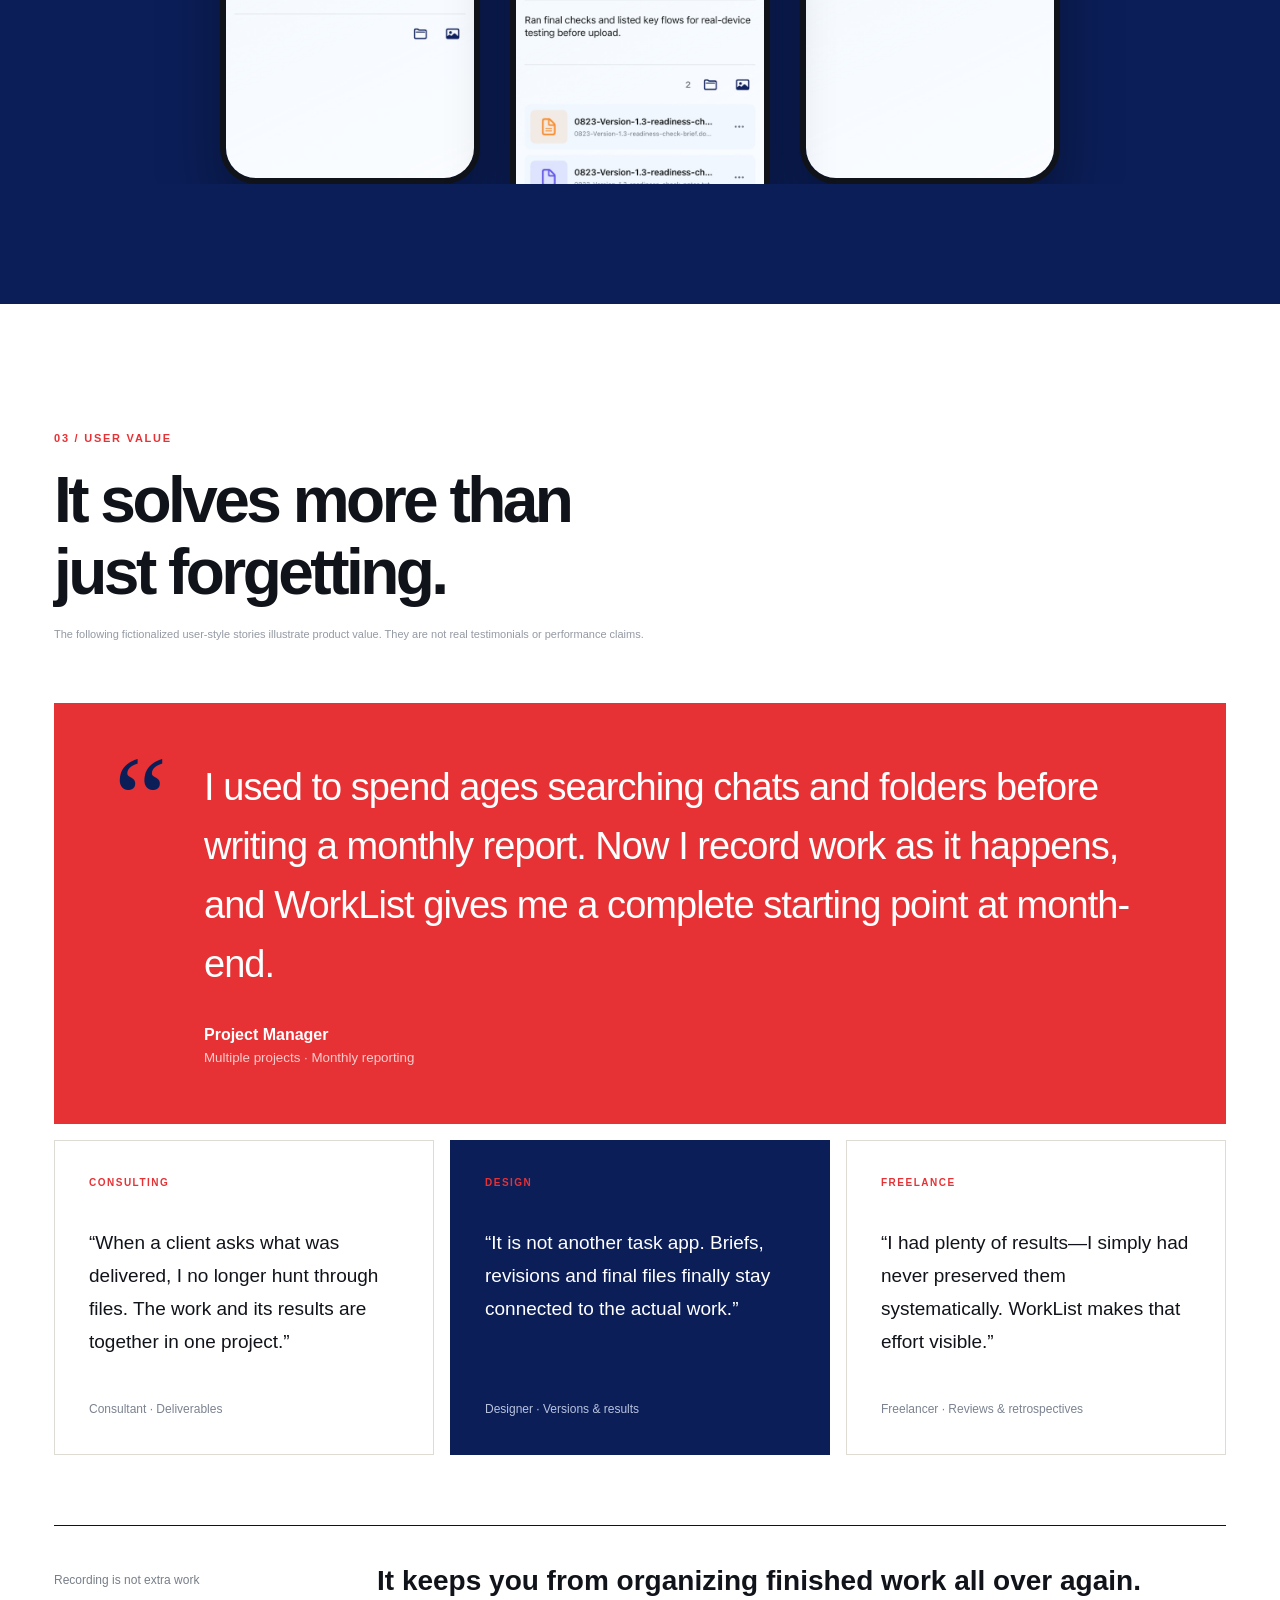
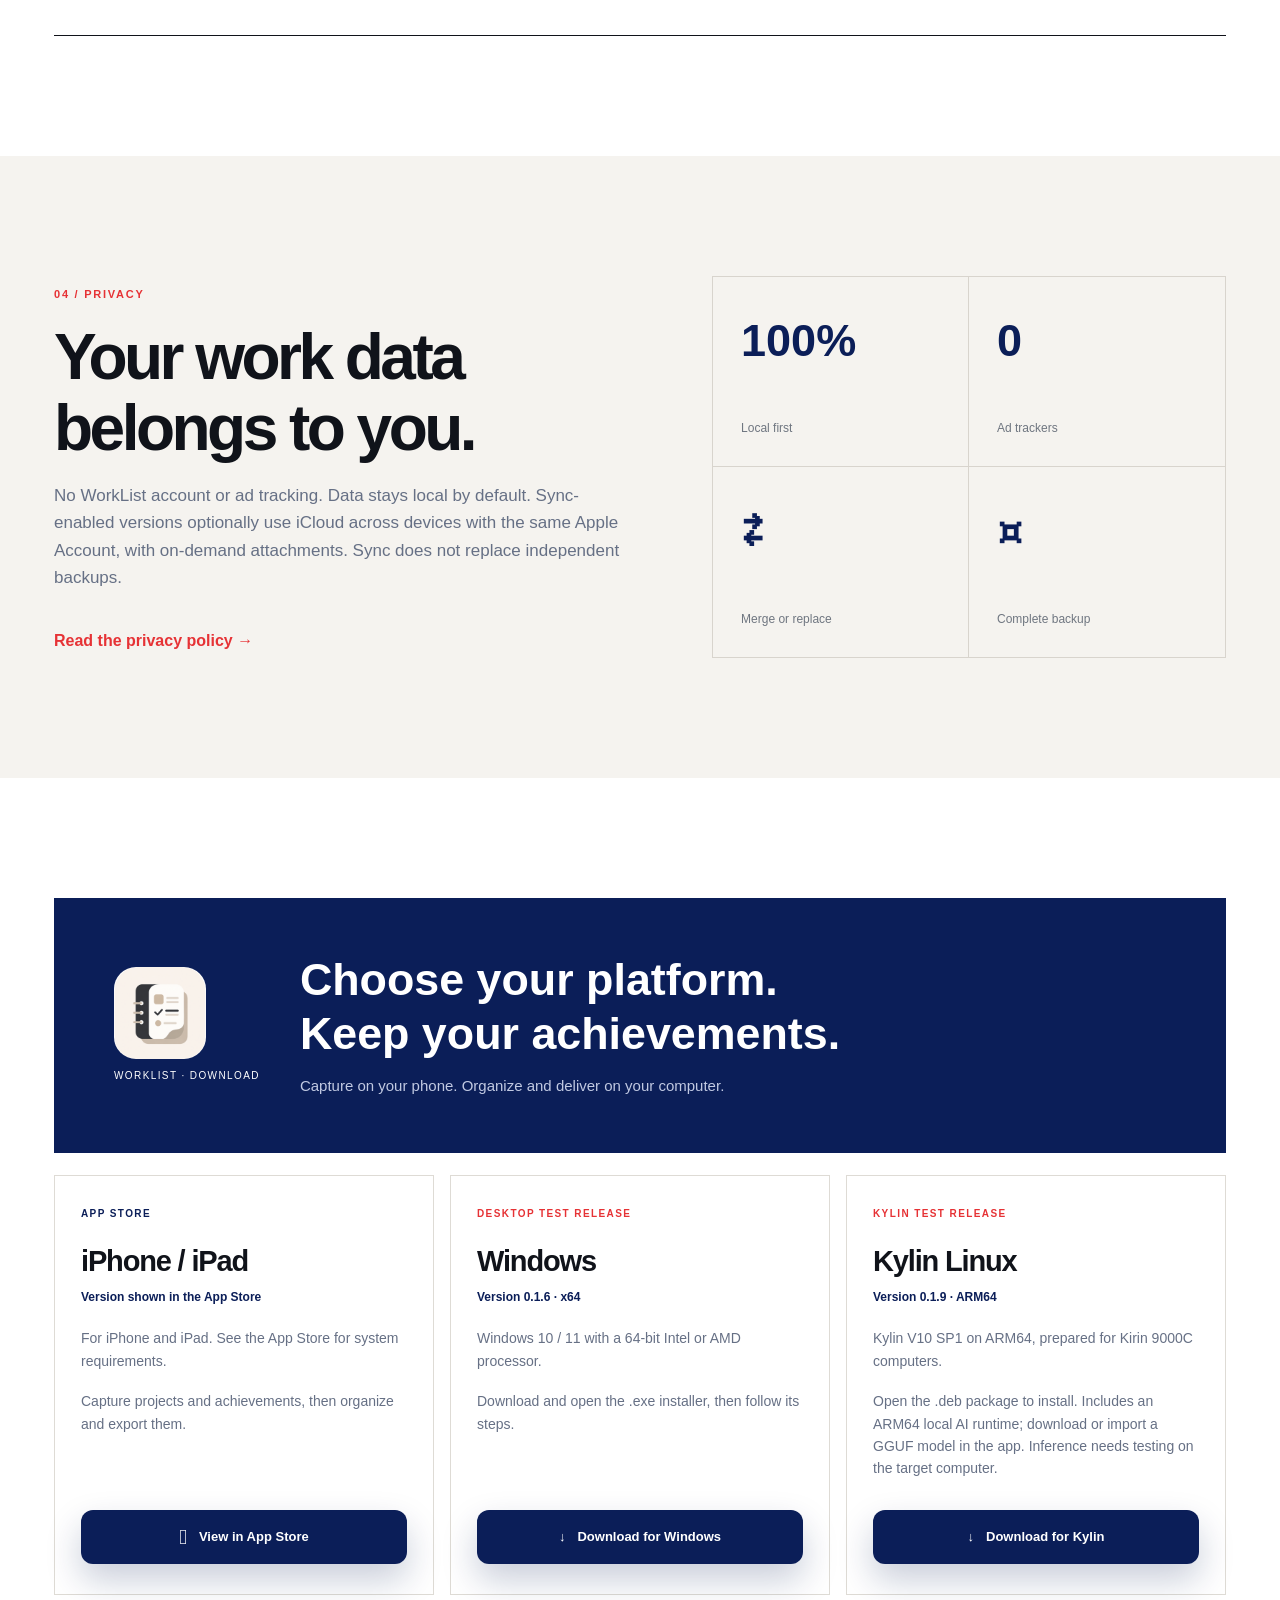
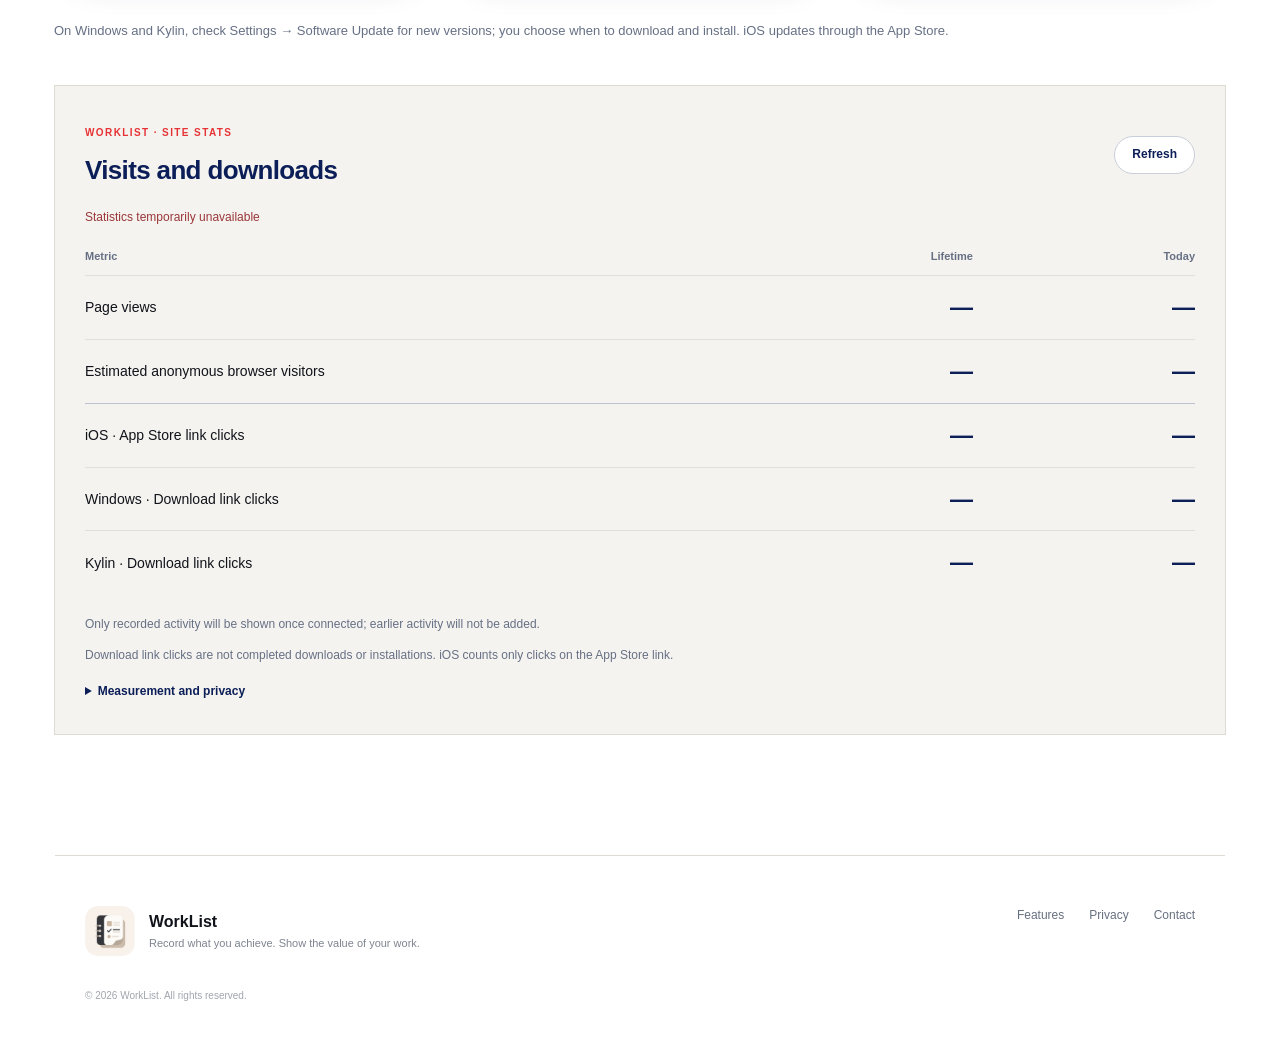
<file: worklist/index.html>
<!doctype html>
<html lang="zh-CN">
<head>
  <meta charset="utf-8"><meta name="viewport" content="width=device-width,initial-scale=1"><meta name="theme-color" content="#0b1e58">
  <title>WorkList｜记录做成的事，看见工作的价值</title>
  <meta name="description" content="WorkList 是一款本地优先的工作成果记录工具。记录项目、归档成果，一键导出 Word、Excel、PDF 和 PPT。">
  <meta property="og:title" content="WorkList｜记录做成的事"><meta property="og:description" content="别再用回忆写总结。把每份工作，沉淀成可见的成果。"><meta property="og:type" content="website"><meta property="og:image" content="assets/app-icon.png">
  <link rel="icon" href="assets/app-icon.png"><link rel="apple-touch-icon" href="assets/app-icon.png"><link rel="stylesheet" href="assets/styles.css?v=stats-20261009"><script src="assets/site.js?v=stats-20261009" defer></script><script src="assets/stats.js?v=stats-20261009-2" defer></script>
</head>
<body>
  <header class="site-header"><a class="brand" href="#top"><img src="assets/app-icon.png" alt="" width="44" height="44"><span><strong>WorkList</strong><small>WORK RESULTS, ORGANIZED</small></span></a><button class="menu-button" aria-expanded="false" aria-controls="nav">菜单</button><nav id="nav"><a href="#value" data-zh="产品价值" data-en="Why WorkList">产品价值</a><a href="#features" data-zh="核心功能" data-en="Features">核心功能</a><a href="#voices" data-zh="用户反馈" data-en="User stories">用户反馈</a><a href="#privacy" data-zh="隐私安全" data-en="Privacy">隐私安全</a><button class="language" id="language-toggle">EN</button><a class="nav-cta" href="#download" data-zh="下载 WorkList" data-en="Download WorkList">下载 WorkList</a></nav></header>

  <main id="top">
    <section class="hero section"><div class="hero-copy reveal"><p class="overline" data-zh="WORKLIST · 工作成果记录工具" data-en="WORKLIST · WORK RESULT TRACKER">WORKLIST · 工作成果记录工具</p><h1 data-zh="记录做成的事，<br><em>看见工作的价值。</em>" data-en="Record what you achieved.<br><em>Show the value of your work.</em>">记录做成的事，<br><em>看见工作的价值。</em></h1><p class="lead" data-zh="工作不该只留在记忆里。WorkList 把项目、记录和成果放在一起，需要时直接生成专业工作报告。" data-en="Your work should not live only in memory. WorkList keeps projects, records and deliverables together, ready to become a professional report.">工作不该只留在记忆里。WorkList 把项目、记录和成果放在一起，需要时直接生成专业工作报告。</p><div class="hero-actions"><a class="button primary" href="#download"><span class="download-arrow" aria-hidden="true">↓</span><span><small data-zh="选择你的平台" data-en="Choose your platform">选择你的平台</small><span data-zh="下载 WorkList" data-en="Download WorkList">下载 WorkList</span></span></a><a class="text-link" href="#voices"><span data-zh="看看它解决了什么" data-en="See what it changes">看看它解决了什么</span> ↘</a></div><div class="trust-row"><span data-zh="无需 WorkList 账号" data-en="No WorkList account">无需 WorkList 账号</span><span data-zh="本地保存" data-en="Stored locally">本地保存</span><span data-zh="无广告追踪" data-en="No ad tracking">无广告追踪</span></div></div><div class="hero-stage reveal"><div class="stage-word">RESULT</div><div class="phone phone-left"><img src="assets/screenshots-v15/project.jpg" alt="WorkList 项目工作记录"></div><div class="phone phone-right"><img src="assets/screenshots-v15/export.jpg" alt="WorkList 报告导出"></div><div class="result-chip c1"><b>36</b><span data-zh="项工作已留痕" data-en="work items recorded">项工作已留痕</span></div><div class="result-chip c2">Word · Excel · PDF · PPT</div></div></section>

    <section class="statement"><p data-zh="TodoList 计划要做什么。<br><strong>WorkList 记录你真正做成了什么。</strong>" data-en="A TodoList plans what you will do.<br><strong>WorkList records what you actually achieved.</strong>">TodoList 计划要做什么。<br><strong>WorkList 记录你真正做成了什么。</strong></p></section>

    <section id="value" class="section"><div class="section-head reveal"><span>01 / THE PROBLEM</span><h2 data-zh="工作做了很多，<br>价值却常常说不清。" data-en="You did the work.<br>But can you show its value?">工作做了很多，<br>价值却常常说不清。</h2></div><div class="problem-grid"><article class="problem-card reveal"><b>01</b><h3 data-zh="记忆是会过期的" data-en="Memory expires">记忆是会过期的</h3><p data-zh="月底才回想这个月做了什么，小事容易遗漏，重要价值也容易被低估。" data-en="Reconstructing a month from memory means details disappear and valuable work gets overlooked.">月底才回想这个月做了什么，小事容易遗漏，重要价值也容易被低估。</p></article><article class="problem-card red reveal"><b>02</b><h3 data-zh="成果总在不同地方" data-en="Results are scattered">成果总在不同地方</h3><p data-zh="文件在文件夹，图片在手机，过程在微信。要交付时，又要到处翻找。" data-en="Files live in folders, images on your phone and decisions in chats. Delivery becomes another search task.">文件在文件夹，图片在手机，过程在微信。要交付时，又要到处翻找。</p></article><article class="problem-card dark reveal"><b>03</b><h3 data-zh="总结变成重复劳动" data-en="Reporting repeats the work">总结变成重复劳动</h3><p data-zh="工作已经做完，写日报、月报、述职时却还要重新梳理一遍。" data-en="The work is done, yet reports and reviews force you to organize it all again.">工作已经做完，写日报、月报、述职时却还要重新梳理一遍。</p></article></div></section>

    <section id="features" class="features"><div class="section feature-intro"><div class="section-head light reveal"><span>02 / THE WORKFLOW</span><h2 data-zh="随手记录，持续归档，<br>需要时一键交付。" data-en="Capture as you go.<br>Deliver when it matters.">随手记录，持续归档，<br>需要时一键交付。</h2></div><div class="feature-grid"><article><b>01</b><h3 data-zh="记下真实工作" data-en="Capture real work">记下真实工作</h3><p data-zh="按项目、类别和起止时间记录，草稿自动保存。" data-en="Record by project, category and time range, with automatic drafts.">按项目、类别和起止时间记录，草稿自动保存。</p></article><article><b>02</b><h3 data-zh="归档每份成果" data-en="Connect every result">归档每份成果</h3><p data-zh="文件与图片归到对应工作，支持命名、预览和分享。" data-en="Attach files to the right work item, rename, preview and share.">文件与图片归到对应工作，支持命名、预览和分享。</p></article><article><b>03</b><h3 data-zh="导出专业报告" data-en="Export professional reports">导出专业报告</h3><p data-zh="Word、Excel、PDF、PPT，一份记录，多种交付。" data-en="Word, Excel, PDF and PowerPoint from one source of truth.">Word、Excel、PDF、PPT，一份记录，多种交付。</p></article></div><div class="feature-showcase"><img src="assets/screenshots-v15/editor.jpg" loading="lazy" alt="工作记录"><img src="assets/screenshots-v15/results.jpg" loading="lazy" alt="成果管理"><img src="assets/screenshots-v15/export.jpg" loading="lazy" alt="报告导出"></div></div></section>

    <section id="voices" class="voices section"><div class="section-head reveal"><span>03 / USER VALUE</span><h2 data-zh="它解决的，<br>不只是“记不住”。" data-en="It solves more than<br>just forgetting.">它解决的，<br>不只是“记不住”。</h2><p class="disclosure" data-zh="以下内容以用户反馈的形式展示产品价值，人物与表述为场景化创作，不代表真实用户评价或效果承诺。" data-en="The following fictionalized user-style stories illustrate product value. They are not real testimonials or performance claims.">以下内容以用户反馈的形式展示产品价值，人物与表述为场景化创作，不代表真实用户评价或效果承诺。</p></div><div class="voice-feature reveal"><i>“</i><blockquote data-zh="以前写月报，先要花很久翻微信和文件夹。现在每次做完随手记下，月底打开 WorkList，导出就是一份完整的工作底稿。" data-en="I used to spend ages searching chats and folders before writing a monthly report. Now I record work as it happens, and WorkList gives me a complete starting point at month-end.">以前写月报，先要花很久翻微信和文件夹。现在每次做完随手记下，月底打开 WorkList，导出就是一份完整的工作底稿。</blockquote><p><b data-zh="项目经理" data-en="Project Manager">项目经理</b><small data-zh="多项目并行 · 月度汇报" data-en="Multiple projects · Monthly reporting">多项目并行 · 月度汇报</small></p></div><div class="voice-grid"><article class="voice-card reveal"><span>CONSULTING</span><blockquote data-zh="“客户突然问某个阶段交付了什么，以前要逐个文件找。现在打开项目组，工作和成果就在一起。”" data-en="“When a client asks what was delivered, I no longer hunt through files. The work and its results are together in one project.”">“客户突然问某个阶段交付了什么，以前要逐个文件找。现在打开项目组，工作和成果就在一起。”</blockquote><p data-zh="咨询顾问 · 成果交付" data-en="Consultant · Deliverables">咨询顾问 · 成果交付</p></article><article class="voice-card navy reveal"><span>DESIGN</span><blockquote data-zh="“最有用的不是又多了一个待办工具，而是方案、修改稿和最终文件终于能对应到具体工作。”" data-en="“It is not another task app. Briefs, revisions and final files finally stay connected to the actual work.”">“最有用的不是又多了一个待办工具，而是方案、修改稿和最终文件终于能对应到具体工作。”</blockquote><p data-zh="设计师 · 版本与成果归档" data-en="Designer · Versions & results">设计师 · 版本与成果归档</p></article><article class="voice-card reveal"><span>FREELANCE</span><blockquote data-zh="“述职时才发现，我不是没有成果，只是它们之前没有被系统地留下来。WorkList 让这些努力变得可见。”" data-en="“I had plenty of results—I simply had never preserved them systematically. WorkList makes that effort visible.”">“述职时才发现，我不是没有成果，只是它们之前没有被系统地留下来。WorkList 让这些努力变得可见。”</blockquote><p data-zh="自由职业者 · 述职与复盘" data-en="Freelancer · Reviews & retrospectives">自由职业者 · 述职与复盘</p></article></div><div class="value-line reveal"><span data-zh="记录不是额外的负担" data-en="Recording is not extra work">记录不是额外的负担</span><strong data-zh="它是为了避免你把已经完成的工作，再整理一次。" data-en="It keeps you from organizing finished work all over again.">它是为了避免你把已经完成的工作，再整理一次。</strong></div></section>

    <section id="privacy" class="privacy"><div class="section privacy-inner"><div class="reveal"><span>04 / PRIVACY</span><h2 data-zh="你的工作资料，<br>默认只属于你。" data-en="Your work data<br>belongs to you.">你的工作资料，<br>默认只属于你。</h2><p data-zh="无需 WorkList 账号，无广告追踪。默认本地保存；支持同步的版本可自愿开启 iCloud，在同一 Apple 账户设备间更新工作，附件默认按需下载。同步不代替独立备份。" data-en="No WorkList account or ad tracking. Data stays local by default. Sync-enabled versions optionally use iCloud across devices with the same Apple Account, with on-demand attachments. Sync does not replace independent backups.">无需 WorkList 账号，无广告追踪。默认本地保存；支持同步的版本可自愿开启 iCloud，在同一 Apple 账户设备间更新工作，附件默认按需下载。同步不代替独立备份。</p><a href="https://kirala-git.github.io/work-checklist-privacy/" data-zh="查看完整隐私政策 →" data-en="Read the privacy policy →">查看完整隐私政策 →</a></div><div class="privacy-grid reveal"><div><b>100%</b><span data-zh="本地优先" data-en="Local first">本地优先</span></div><div><b>0</b><span data-zh="广告追踪" data-en="Ad trackers">广告追踪</span></div><div><b>⇄</b><span data-zh="合并或覆盖恢复" data-en="Merge or replace">合并或覆盖恢复</span></div><div><b>⌑</b><span data-zh="完整备份" data-en="Complete backup">完整备份</span></div></div></div></section>

    <section id="download" class="download section" aria-labelledby="download-title">
      <div class="download-card reveal"><div><img src="assets/app-icon.png" alt="WorkList"><span>WORKLIST · DOWNLOAD</span></div><div class="download-heading"><h2 id="download-title" data-zh="选择你的平台，<br>把工作成果留下来。" data-en="Choose your platform.<br>Keep your achievements.">选择你的平台，<br>把工作成果留下来。</h2><p data-zh="在手机上随手记录，在电脑上整理和交付。" data-en="Capture on your phone. Organize and deliver on your computer.">在手机上随手记录，在电脑上整理和交付。</p></div></div>
      <div class="platform-downloads">
        <article class="platform-download reveal">
          <span class="platform-tag">APP STORE</span><h3>iPhone / iPad</h3>
          <p class="platform-version" data-platform-version="ios" data-text-only="true" data-zh="版本以 App Store 为准" data-en="Version shown in the App Store">版本以 App Store 为准</p>
          <p class="platform-system" data-zh="适用于 iPhone、iPad；系统要求见 App Store。" data-en="For iPhone and iPad. See the App Store for system requirements.">适用于 iPhone、iPad；系统要求见 App Store。</p>
          <p class="platform-description" data-zh="记录项目与工作成果，随时整理和导出。" data-en="Capture projects and achievements, then organize and export them.">记录项目与工作成果，随时整理和导出。</p>
          <a class="button primary platform-button" data-platform-download="ios" href="https://apps.apple.com/app/worklist/id6795366716" target="_blank" rel="noopener noreferrer"><span class="apple" aria-hidden="true"></span><span data-download-label data-zh="App Store 下载" data-en="View in App Store">App Store 下载</span></a>
        </article>
        <article class="platform-download reveal">
          <span class="platform-tag test" data-zh="桌面测试版" data-en="DESKTOP TEST RELEASE">桌面测试版</span><h3>Windows</h3>
          <p class="platform-version" data-platform-version="windows" data-text-only="true" data-zh="版本 0.1.6 · x64" data-en="Version 0.1.6 · x64">版本 0.1.6 · x64</p>
          <p class="platform-system" data-zh="Windows 10 / 11，Intel 或 AMD 64 位处理器。" data-en="Windows 10 / 11 with a 64-bit Intel or AMD processor.">Windows 10 / 11，Intel 或 AMD 64 位处理器。</p>
          <p class="platform-description" data-zh="下载后打开 .exe 安装程序，按提示完成安装。" data-en="Download and open the .exe installer, then follow its steps.">下载后打开 .exe 安装程序，按提示完成安装。</p>
          <a class="button primary platform-button" data-platform-download="windows" href="https://model.hlplan.cn/worklist-updates/windows/x64/WorkList-Setup-0.1.6-x64.exe" download="WorkList-Setup-0.1.6-x64.exe"><span aria-hidden="true">↓</span><span data-download-label data-zh="下载 Windows 安装包" data-en="Download for Windows">下载 Windows 安装包</span></a>
        </article>
        <article class="platform-download reveal">
          <span class="platform-tag test" data-zh="麒麟测试版" data-en="KYLIN TEST RELEASE">麒麟测试版</span><h3 data-zh="银河麒麟" data-en="Kylin Linux">银河麒麟</h3>
          <p class="platform-version" data-platform-version="kylin" data-text-only="true" data-zh="版本 0.1.9 · ARM64" data-en="Version 0.1.9 · ARM64">版本 0.1.9 · ARM64</p>
          <p class="platform-system" data-zh="银河麒麟 V10 SP1，ARM64 处理器；面向 Kirin 9000C 电脑。" data-en="Kylin V10 SP1 on ARM64, prepared for Kirin 9000C computers.">银河麒麟 V10 SP1，ARM64 处理器；面向 Kirin 9000C 电脑。</p>
          <p class="platform-description" data-zh="打开 .deb 安装包安装。已附带 ARM64 本地 AI 运行程序，可在客户端内下载或导入 GGUF 模型，运行效果需实机测试。" data-en="Open the .deb package to install. Includes an ARM64 local AI runtime; download or import a GGUF model in the app. Inference needs testing on the target computer.">打开 .deb 安装包安装。已附带 ARM64 本地 AI 运行程序，可在客户端内下载或导入 GGUF 模型，运行效果需实机测试。</p>
          <a class="button primary platform-button" data-platform-download="kylin" href="https://model.hlplan.cn/worklist-updates/kylin/arm64/WorkList-0.1.9-arm64.deb" download="WorkList-0.1.9-arm64.deb"><span aria-hidden="true">↓</span><span data-download-label data-zh="下载麒麟安装包" data-en="Download for Kylin">下载麒麟安装包</span></a>
        </article>
      </div>
      <p class="download-update-note" data-zh="Windows 和麒麟桌面版可在“设置 → 软件更新”检查新版本，下载和安装由你确认。iOS 通过 App Store 更新。" data-en="On Windows and Kylin, check Settings → Software Update for new versions; you choose when to download and install. iOS updates through the App Store.">Windows 和麒麟桌面版可在“设置 → 软件更新”检查新版本，下载和安装由你确认。iOS 通过 App Store 更新。</p>
      <section class="site-stats" data-site-stats data-state="unconfigured" aria-labelledby="site-stats-title">
        <div class="site-stats-heading"><div><span class="stats-eyebrow">WORKLIST · SITE STATS</span><h3 id="site-stats-title" data-text-only="true" data-zh="访问与下载" data-en="Visits and downloads">访问与下载</h3></div><button class="stats-refresh" data-stats-refresh type="button" disabled data-text-only="true" data-zh="刷新" data-en="Refresh">刷新</button></div>
        <p class="stats-status" data-stats-status role="status" aria-live="polite" aria-atomic="true">统计接入中</p>
        <div class="stats-table-wrap"><table class="stats-table"><caption class="sr-only" data-text-only="true" data-zh="WorkList 产品网页累计和今日统计" data-en="Lifetime and today's WorkList product page statistics">WorkList 产品网页累计和今日统计</caption><thead><tr><th scope="col" data-text-only="true" data-zh="统计项目" data-en="Metric">统计项目</th><th scope="col" data-text-only="true" data-zh="累计" data-en="Lifetime">累计</th><th scope="col" data-text-only="true" data-zh="今日" data-en="Today">今日</th></tr></thead><tbody>
          <tr><th scope="row" data-text-only="true" data-zh="网页浏览量" data-en="Page views">网页浏览量</th><td data-stats-value="total.pv">—</td><td data-stats-value="today.pv">—</td></tr>
          <tr><th scope="row" data-text-only="true" data-zh="匿名浏览器访客估算" data-en="Estimated anonymous browser visitors">匿名浏览器访客估算</th><td data-stats-value="total.visitors">—</td><td data-stats-value="today.visitors">—</td></tr>
          <tr class="stats-platform-first"><th scope="row" data-text-only="true" data-zh="iOS · App Store 入口点击" data-en="iOS · App Store link clicks">iOS · App Store 入口点击</th><td data-stats-value="total.downloadClicks.ios">—</td><td data-stats-value="today.downloadClicks.ios">—</td></tr>
          <tr><th scope="row" data-text-only="true" data-zh="Windows · 下载入口点击" data-en="Windows · Download link clicks">Windows · 下载入口点击</th><td data-stats-value="total.downloadClicks.windows">—</td><td data-stats-value="today.downloadClicks.windows">—</td></tr>
          <tr><th scope="row" data-text-only="true" data-zh="麒麟 · 下载入口点击" data-en="Kylin · Download link clicks">麒麟 · 下载入口点击</th><td data-stats-value="total.downloadClicks.kylin">—</td><td data-stats-value="today.downloadClicks.kylin">—</td></tr>
        </tbody></table></div>
        <p class="stats-meta" data-stats-meta>接入后仅展示实际记录，不补算此前数据。</p>
        <p class="stats-scope" data-text-only="true" data-zh="下载入口点击不代表下载完成或安装人数；iOS 仅记录 App Store 入口点击。" data-en="Download link clicks are not completed downloads or installations. iOS counts only clicks on the App Store link.">下载入口点击不代表下载完成或安装人数；iOS 仅记录 App Store 入口点击。</p>
        <details class="stats-privacy"><summary data-text-only="true" data-zh="统计范围与隐私" data-en="Measurement and privacy">统计范围与隐私</summary><p data-text-only="true" data-zh="仅统计本页访问和手动点击下载入口，不统计客户端自动更新，不读取客户端工作资料，无广告追踪。WorkList 统计数据库保存匿名身份摘要、计数和日期。站点托管服务商按各自政策处理运行日志。第一方匿名访客标识有效期为 90 天，服务在 90 天窗口内按浏览器去重；清除浏览器存储、隐私模式、换浏览器或标识到期可能重复计数，因此访客数是浏览器估算，不是真实人数。浏览器开启 DNT/GPC 时不上报访问或点击。" data-en="Only visits to this page and manual clicks on its download links are measured. Client updates and work data are not collected, and there is no ad tracking. The WorkList statistics database stores anonymous identity hashes, counts and dates. Hosting providers process operational logs under their own policies. The first-party visitor identifier expires after 90 days, and the service deduplicates browsers within a 90-day window. Clearing browser storage, private browsing, using another browser or identifier expiry may count a browser again, so visitors are an estimate, not a count of people. DNT/GPC disables visit and click reporting.">仅统计本页访问和手动点击下载入口，不统计客户端自动更新，不读取客户端工作资料，无广告追踪。WorkList 统计数据库保存匿名身份摘要、计数和日期。站点托管服务商按各自政策处理运行日志。第一方匿名访客标识有效期为 90 天，服务在 90 天窗口内按浏览器去重；清除浏览器存储、隐私模式、换浏览器或标识到期可能重复计数，因此访客数是浏览器估算，不是真实人数。浏览器开启 DNT/GPC 时不上报访问或点击。</p></details>
        <noscript><p class="stats-scope">启用 JavaScript 后可读取公开统计；当前未展示统计数值。 Enable JavaScript to read the public statistics. No values are shown here.</p></noscript>
      </section>
      <noscript><p class="download-update-note">上方显示本页提供的安装包版本，后续新版本可在客户端检查。</p></noscript>
    </section>
  </main>
  <footer><div class="footer-brand"><img src="assets/app-icon.png" alt="" width="50" height="50"><div><b>WorkList</b><span data-zh="记录做成的事，看见工作的价值" data-en="Record what you achieve. Show the value of your work.">记录做成的事，看见工作的价值</span></div></div><div class="footer-links"><a href="#features" data-zh="产品功能" data-en="Features">产品功能</a><a href="https://kirala-git.github.io/work-checklist-privacy/" data-zh="隐私政策" data-en="Privacy">隐私政策</a><a href="mailto:94213208@qq.com" data-zh="联系我们" data-en="Contact">联系我们</a></div><p>© 2026 WorkList. All rights reserved.</p></footer>
</body></html>
</file>
<file: worklist/assets/styles.css>
:root{--navy:#0b1e58;--red:#e63235;--ink:#10131a;--muted:#667085;--paper:#f5f3ef;--line:#dedbd5;--white:#fff}*{box-sizing:border-box}html{scroll-behavior:smooth}body{margin:0;color:var(--ink);font-family:-apple-system,BlinkMacSystemFont,"SF Pro Display","PingFang SC","Microsoft YaHei",sans-serif;line-height:1.6;overflow-x:hidden}a{color:inherit;text-decoration:none}img{display:block;max-width:100%}.section{max-width:1240px;margin:auto;padding:120px 34px}.site-header{height:76px;padding:0 max(28px,calc((100vw - 1200px)/2));display:flex;align-items:center;justify-content:space-between;position:fixed;z-index:100;inset:0 0 auto;background:rgba(255,255,255,.88);backdrop-filter:blur(20px);border-bottom:1px solid rgba(20,25,38,.08)}.brand{display:flex;align-items:center;gap:12px}.brand img{border-radius:12px;box-shadow:0 7px 22px rgba(74,58,44,.15)}.brand span{display:grid;line-height:1}.brand strong{font-size:17px}.brand small{font-size:8px;letter-spacing:.16em;color:#818895;margin-top:6px}.site-header nav{display:flex;align-items:center;gap:27px;color:#4f5663;font-size:13px}.site-header nav a:hover{color:var(--red)}.nav-cta{padding:11px 18px;background:var(--navy);border-radius:99px;color:#fff!important}.language,.menu-button{border:1px solid #d9dce3;background:#fff;border-radius:99px;padding:8px 12px;font-weight:700}.menu-button{display:none}.hero{min-height:880px;padding-top:150px;display:grid;grid-template-columns:.96fr 1.04fr;gap:35px;align-items:center}.overline,.section-head>span,.privacy-inner>div>span{font-size:11px;font-weight:800;letter-spacing:.16em;color:var(--red)}h1{font-size:clamp(53px,5.2vw,78px);letter-spacing:-.06em;line-height:1.06;margin:22px 0 28px}h1 em{color:var(--navy);font-style:normal}.lead{max-width:610px;color:#596273;font-size:18px;line-height:1.85}.hero-actions{display:flex;gap:22px;align-items:center;margin-top:35px}.button{min-height:60px;padding:0 25px;display:inline-flex;align-items:center;gap:12px;border-radius:15px;font-weight:700}.button.primary{background:var(--navy);color:white;box-shadow:0 16px 35px rgba(11,30,88,.22)}.button small{display:block;font-size:9px;line-height:1;font-weight:500}.apple{font-size:21px}.text-link{font-size:14px;font-weight:700;border-bottom:1px solid #b6bbc5;padding:10px 0}.trust-row{display:flex;gap:26px;margin-top:25px;color:#7a8290;font-size:12px}.trust-row span:before{content:'\2713';color:var(--red);margin-right:6px}.hero-stage{height:690px;position:relative;background:var(--navy);border-radius:3px;overflow:hidden}.hero-stage:before{content:"";position:absolute;width:520px;height:520px;background:var(--red);border-radius:50%;right:-165px;top:-120px}.hero-stage:after{content:"";position:absolute;inset:auto -20% 9% -20%;height:150px;background:var(--red);transform:rotate(-12deg)}.stage-word{position:absolute;top:36px;left:30px;color:rgba(255,255,255,.06);font-size:105px;font-weight:900;letter-spacing:-.08em}.phone{position:absolute;background:#111;border:6px solid #111;border-radius:36px;overflow:hidden;box-shadow:0 35px 65px rgba(0,0,0,.35);z-index:2}.phone img{width:100%;height:100%;object-fit:cover}.phone-left{width:270px;height:586px;left:7%;top:76px;transform:rotate(-4deg)}.phone-right{width:238px;height:516px;right:6%;top:115px;transform:rotate(6deg)}.result-chip{position:absolute;z-index:3;background:white;padding:14px 18px;border-radius:14px;box-shadow:0 15px 35px rgba(0,0,0,.2);font-size:12px}.result-chip b{font-size:27px;color:var(--red);margin-right:7px}.c1{left:1%;top:210px}.c2{right:1%;bottom:35px;color:var(--navy);font-weight:800}.statement{background:var(--red);color:#fff;text-align:center;padding:80px 25px}.statement p{font-size:clamp(29px,4vw,54px);line-height:1.3;margin:0;letter-spacing:-.04em}.statement strong{color:var(--navy)}.section-head{max-width:800px;margin-bottom:60px}.section-head h2,.privacy h2{font-size:clamp(42px,5vw,66px);line-height:1.12;letter-spacing:-.055em;margin:16px 0}.problem-grid{display:grid;grid-template-columns:repeat(3,1fr);gap:15px}.problem-card{min-height:330px;padding:34px;border:1px solid var(--line);display:flex;flex-direction:column}.problem-card>b{font-size:12px;color:#9a9ea7}.problem-card h3{font-size:25px;margin:auto 0 14px}.problem-card p{color:var(--muted);margin:0}.problem-card.red{background:var(--red);color:#fff;border-color:var(--red)}.problem-card.red p,.problem-card.red>b{color:#ffe4df}.problem-card.dark{background:var(--navy);color:#fff;border-color:var(--navy)}.problem-card.dark p,.problem-card.dark>b{color:#c1c9e2}.features{background:var(--navy);color:#fff}.section-head.light>span{color:#ff7772}.section-head.light h2{color:#fff}.feature-grid{display:grid;grid-template-columns:repeat(3,1fr);border:1px solid rgba(255,255,255,.17)}.feature-grid article{padding:35px;border-right:1px solid rgba(255,255,255,.17)}.feature-grid article:last-child{border:0}.feature-grid b{color:#ff7772}.feature-grid h3{font-size:22px;margin:55px 0 10px}.feature-grid p{color:#b9c3df;font-size:14px}.feature-showcase{height:690px;display:flex;justify-content:center;align-items:end;gap:30px;padding-top:70px;overflow:hidden}.feature-showcase img{width:260px;height:563px;object-fit:cover;border:6px solid #10131a;border-radius:36px;box-shadow:0 35px 60px rgba(0,0,0,.35)}.feature-showcase img:nth-child(2){transform:translateY(50px)}.voices .section-head{max-width:900px}.disclosure{font-size:11px!important;color:#9499a3!important;max-width:750px;line-height:1.7}.voice-feature{background:var(--red);color:#fff;padding:55px 60px;display:grid;grid-template-columns:90px 1fr;position:relative}.voice-feature>i{font-family:Georgia;font-size:120px;line-height:.7;font-style:normal;color:var(--navy)}.voice-feature blockquote{font-size:clamp(24px,3vw,38px);line-height:1.55;margin:0;letter-spacing:-.025em}.voice-feature>p{grid-column:2;margin:28px 0 0;display:grid}.voice-feature small{opacity:.75}.voice-grid{display:grid;grid-template-columns:repeat(3,1fr);margin-top:16px;gap:16px}.voice-card{padding:34px;border:1px solid var(--line);min-height:315px;display:flex;flex-direction:column}.voice-card>span{font-size:10px;letter-spacing:.15em;color:var(--red);font-weight:800}.voice-card blockquote{font-size:19px;line-height:1.75;margin:35px 0}.voice-card>p{font-size:12px;color:#7b8390;margin:auto 0 0}.voice-card.navy{background:var(--navy);color:#fff;border-color:var(--navy)}.voice-card.navy>p{color:#b9c3df}.value-line{margin-top:70px;padding:35px 0;border-top:1px solid var(--ink);border-bottom:1px solid var(--ink);display:grid;grid-template-columns:.5fr 1.5fr;gap:40px;align-items:center}.value-line span{font-size:12px;color:#777e89}.value-line strong{font-size:28px;line-height:1.4}.privacy{background:var(--paper)}.privacy-inner{display:grid;grid-template-columns:1.05fr .95fr;gap:90px;align-items:center}.privacy-inner>div>p{color:var(--muted);font-size:17px}.privacy-inner>div>a{display:inline-block;margin-top:20px;color:var(--red);font-weight:750}.privacy-grid{display:grid;grid-template-columns:1fr 1fr;border:1px solid #d8d4cd}.privacy-grid div{min-height:190px;padding:28px;display:flex;flex-direction:column;justify-content:space-between;border-right:1px solid #d8d4cd;border-bottom:1px solid #d8d4cd}.privacy-grid div:nth-child(2n){border-right:0}.privacy-grid div:nth-child(n+3){border-bottom:0}.privacy-grid b{font-size:45px;color:var(--navy)}.privacy-grid span{font-size:12px;color:#6f7680}.download-card{background:var(--navy);color:#fff;padding:55px 60px;display:grid;grid-template-columns:auto 1fr auto;align-items:center;gap:40px}.download-card>div{display:grid;gap:9px;font-size:10px;letter-spacing:.14em}.download-card img{width:92px;border-radius:22px}.download-card h2{font-size:clamp(30px,3.5vw,48px);line-height:1.2;margin:0}.button.white{background:#fff;color:var(--navy)}footer{max-width:1170px;margin:auto;padding:50px 30px 35px;display:grid;grid-template-columns:1fr auto;border-top:1px solid var(--line)}.footer-brand{display:flex;gap:14px;align-items:center}.footer-brand img{border-radius:13px}.footer-brand div{display:grid}.footer-brand span{font-size:11px;color:#7e8590}.footer-links{display:flex;gap:25px;font-size:12px;color:#677080}footer>p{grid-column:1/-1;font-size:10px;color:#a0a5ae;margin-top:32px}.reveal{opacity:1;transform:none;transition:.7s}.has-reveal .reveal{opacity:0;transform:translateY(20px)}.has-reveal .reveal.visible{opacity:1;transform:none}
@media(max-width:920px){.site-header nav{position:absolute;top:68px;left:18px;right:18px;background:#fff;border:1px solid var(--line);padding:20px;display:none;flex-direction:column;align-items:stretch;box-shadow:0 20px 50px rgba(0,0,0,.15)}.site-header nav.open{display:flex}.menu-button{display:block}.hero{grid-template-columns:1fr;padding-top:130px}.hero-stage{max-width:650px;width:100%;margin:auto}.problem-grid,.voice-grid{grid-template-columns:1fr}.problem-card{min-height:260px}.feature-showcase{gap:12px}.feature-showcase img{width:28vw}.privacy-inner{grid-template-columns:1fr}.download-card{grid-template-columns:auto 1fr}.download-card .button{grid-column:1/-1}.value-line{grid-template-columns:1fr}}
@media(max-width:650px){.section{padding:82px 20px}.site-header{height:68px;padding:0 18px}.brand img{width:39px;height:39px}h1{font-size:44px}.lead{font-size:16px}.hero{padding-top:110px}.hero-actions{align-items:stretch;flex-direction:column}.button{justify-content:center}.trust-row{gap:10px 18px;flex-wrap:wrap}.hero-stage{height:510px}.phone-left{width:205px;height:445px;left:3%;top:45px}.phone-right{width:178px;height:386px;right:-3%;top:85px}.stage-word{font-size:70px}.result-chip{transform:scale(.8)}.c1{left:-6%;top:175px}.c2{right:-10%;bottom:18px}.statement{padding:55px 20px}.section-head h2,.privacy h2{font-size:39px}.problem-grid{gap:10px}.feature-grid{grid-template-columns:1fr}.feature-grid article{border-right:0;border-bottom:1px solid rgba(255,255,255,.17)}.feature-grid article:last-child{border:0}.feature-grid h3{margin-top:25px}.feature-showcase{height:470px;padding-top:50px}.feature-showcase img{width:185px;height:401px}.feature-showcase img:first-child{display:none}.voice-feature{padding:40px 25px;grid-template-columns:1fr}.voice-feature>i{font-size:80px}.voice-feature>p{grid-column:1}.voice-card{min-height:280px}.value-line strong{font-size:23px}.privacy-grid div{min-height:145px}.privacy-grid b{font-size:34px}.download-card{grid-template-columns:1fr;text-align:center;padding:40px 24px}.download-card>div{justify-items:center}.download-card h2{font-size:31px}footer{grid-template-columns:1fr;gap:25px}.footer-links{flex-wrap:wrap}}
@media(prefers-reduced-motion:reduce){html{scroll-behavior:auto}.reveal,.has-reveal .reveal{opacity:1;transform:none;transition:none}}

/* Platform downloads retain the existing navy, red and white visual style. */
#download{scroll-margin-top:76px}.download-arrow{font-size:24px}.download-card{grid-template-columns:auto 1fr}.download-card>.download-heading{gap:14px;letter-spacing:normal;font-size:inherit}.download-heading p{margin:0;color:#c1c9e2;font-size:15px}.platform-downloads{display:grid;grid-template-columns:repeat(3,minmax(0,1fr));gap:16px;margin-top:22px}.platform-download{min-width:0;display:flex;flex-direction:column;align-items:flex-start;padding:30px 26px;border:1px solid var(--line);background:#fff}.platform-tag{font-size:10px;letter-spacing:.14em;font-weight:800;color:var(--navy)}.platform-tag.test{color:var(--red)}.platform-download h3{font-size:29px;line-height:1.2;letter-spacing:-.04em;margin:22px 0 9px}.platform-version{font-size:12px;font-weight:750;color:var(--navy);margin:0 0 20px}.platform-system,.platform-description{font-size:14px;color:var(--muted);margin:0 0 18px;overflow-wrap:anywhere}.platform-description{margin-bottom:30px}.platform-button{margin-top:auto;width:100%;min-height:54px;padding:12px 14px;justify-content:center;font-size:13px;text-align:center;line-height:1.4;border-radius:12px}.platform-button[aria-disabled="true"]{pointer-events:none;box-shadow:none;background:#e6e8ed;color:#737986}.download-update-note{font-size:13px;color:var(--muted);line-height:1.9;margin:24px 0 0}.platform-button:focus-visible{outline:3px solid var(--red);outline-offset:4px}html:not(.has-js) .language{display:none}
@media(max-width:920px){.platform-downloads{grid-template-columns:1fr}.platform-download{padding:30px}.platform-button{width:auto;min-width:230px}.platform-description{margin-bottom:24px}html:not(.has-js) .site-header{position:static;height:auto;min-height:76px;padding-top:16px;padding-bottom:16px;gap:18px;flex-wrap:wrap}html:not(.has-js) .site-header nav{position:static;display:flex;flex-direction:row;align-items:center;flex-wrap:wrap;gap:14px 20px;border:0;padding:0;box-shadow:none;background:transparent}html:not(.has-js) .menu-button{display:none}html:not(.has-js) .hero{padding-top:60px}}
@media(max-width:650px){#download{scroll-margin-top:68px}.download-card{grid-template-columns:1fr}.platform-download{padding:26px 22px}.platform-button{width:100%;min-width:0}.download-update-note{font-size:12px}html:not(.has-js) .site-header nav{font-size:12px}}

/* Public statistics use real service values, with a visible unavailable state. */
.site-stats{margin-top:42px;padding:32px 30px;border:1px solid var(--line);background:var(--paper);min-width:0}
.site-stats-heading{display:flex;align-items:center;justify-content:space-between;gap:20px}
.stats-eyebrow{font-size:10px;letter-spacing:.14em;font-weight:800;color:var(--red)}
.site-stats h3{margin:6px 0 0;font-size:26px;letter-spacing:-.025em;color:var(--navy)}
.stats-refresh{border:1px solid #c9ced9;background:#fff;color:var(--navy);font:inherit;font-size:12px;font-weight:700;padding:8px 17px;border-radius:99px;cursor:pointer;flex-shrink:0}
.stats-refresh:disabled{opacity:.45;cursor:default}
.stats-refresh:focus-visible,.stats-privacy summary:focus-visible{outline:3px solid var(--red);outline-offset:3px}
.stats-status{font-size:12px;color:var(--muted);margin:16px 0 20px;min-height:20px}
.site-stats[data-state="unavailable"] .stats-status{color:#9a3639}
.stats-table-wrap{width:100%;min-width:0}
.stats-table{width:100%;border-collapse:collapse;table-layout:fixed}
.stats-table thead th{font-size:11px;color:var(--muted);font-weight:600;padding:0 0 10px;text-align:right}
.stats-table thead th:first-child{width:60%;text-align:left}
.stats-table tbody th{font-size:14px;font-weight:500;text-align:left;overflow-wrap:anywhere}
.stats-table td{color:var(--navy);font-size:23px;font-weight:750;text-align:right;font-variant-numeric:tabular-nums;overflow-wrap:anywhere}
.stats-table tbody th,.stats-table td{padding:13px 0;border-top:1px solid #e1dfda;vertical-align:middle}
.stats-table th:not(:first-child),.stats-table td{padding-left:12px}
.stats-table .stats-platform-first th,.stats-table .stats-platform-first td{border-top-color:#bdc3cf}
.stats-meta,.stats-scope,.stats-privacy{font-size:12px;color:var(--muted);line-height:1.85}
.stats-meta{margin:19px 0 9px;overflow-wrap:anywhere}
.stats-scope{margin:9px 0}
.stats-privacy{margin-top:13px}
.stats-privacy summary{cursor:pointer;color:var(--navy);width:fit-content;font-weight:650}
.stats-privacy p{margin:9px 0 0;max-width:940px}
.sr-only{position:absolute;width:1px;height:1px;margin:-1px;padding:0;overflow:hidden;clip:rect(0,0,0,0);white-space:nowrap;border:0}
@media(max-width:650px){.site-stats{margin-top:30px;padding:24px 18px}.site-stats h3{font-size:23px}.stats-table thead th:first-child{width:54%}.stats-table tbody th{font-size:12px}.stats-table td{font-size:19px}.stats-table th:not(:first-child),.stats-table td{padding-left:8px}.stats-refresh{padding:7px 13px}.stats-meta,.stats-scope,.stats-privacy{font-size:11px}}
</file>
